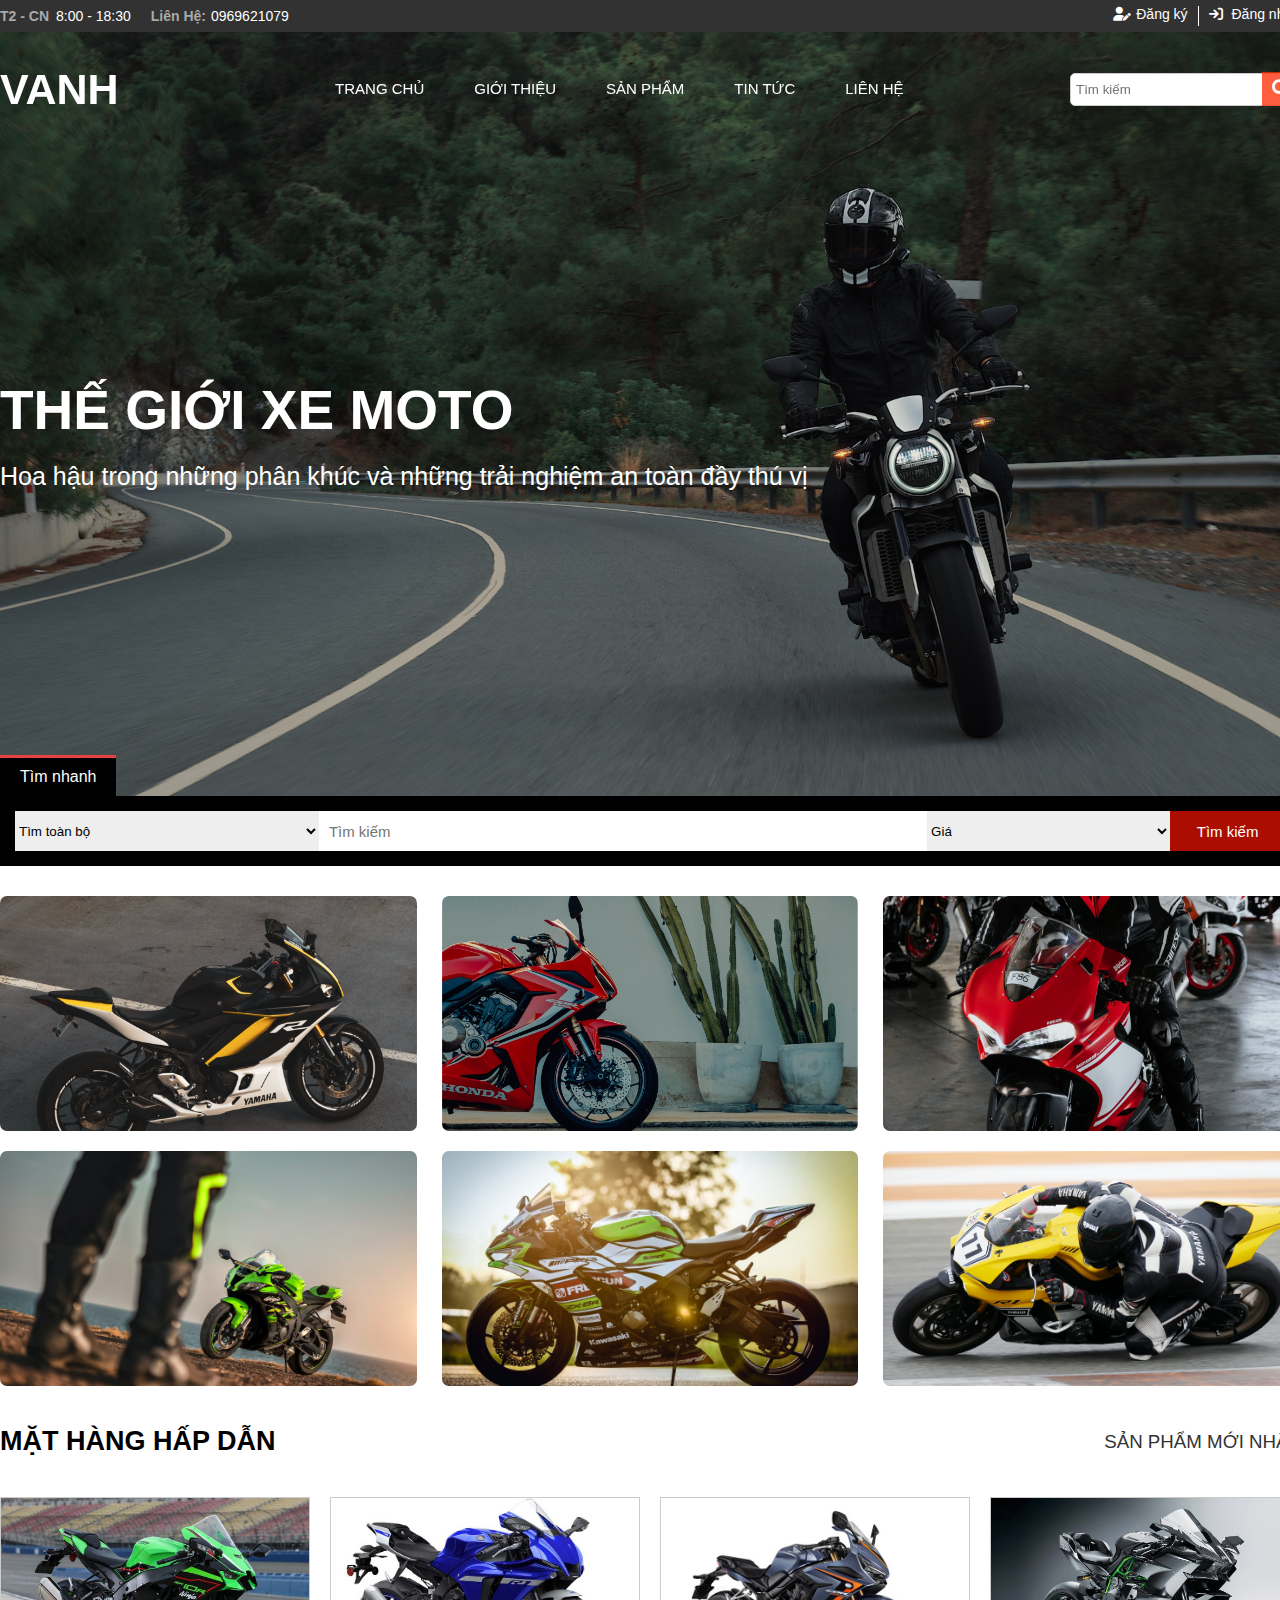
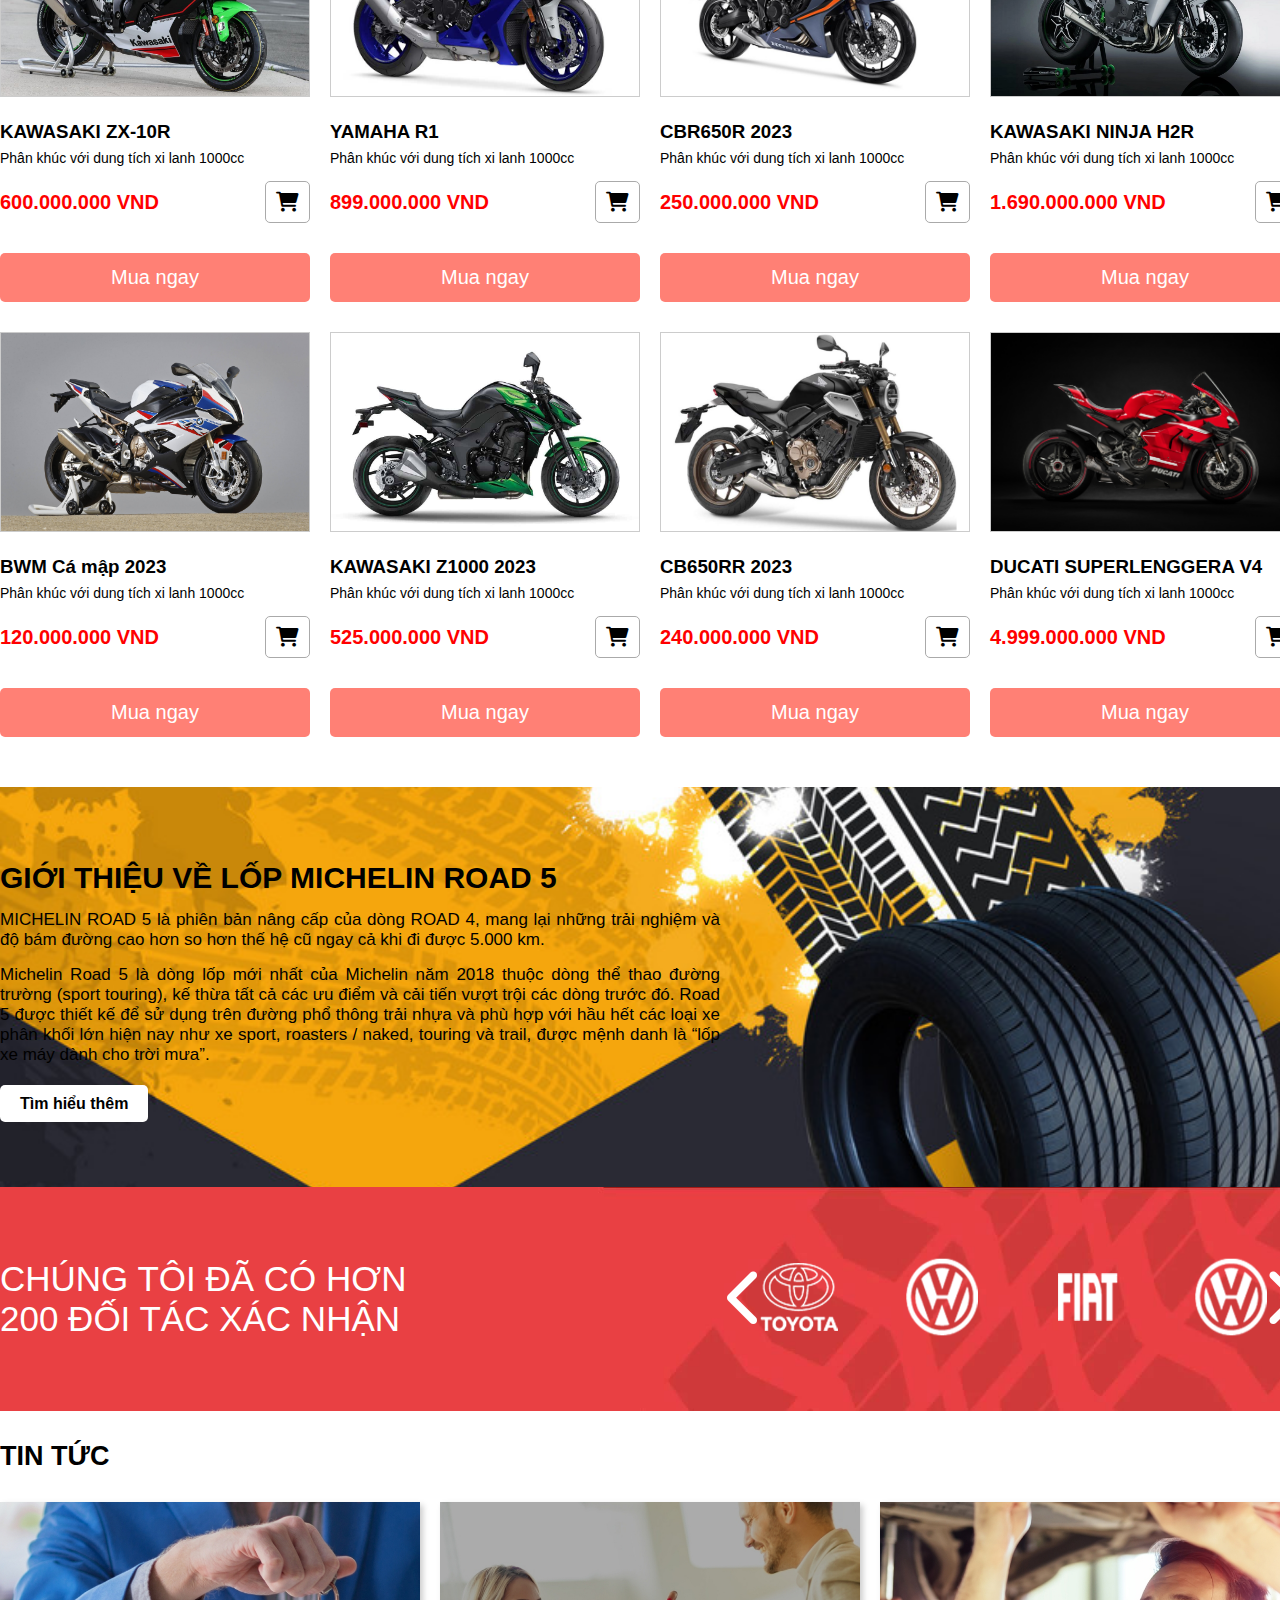
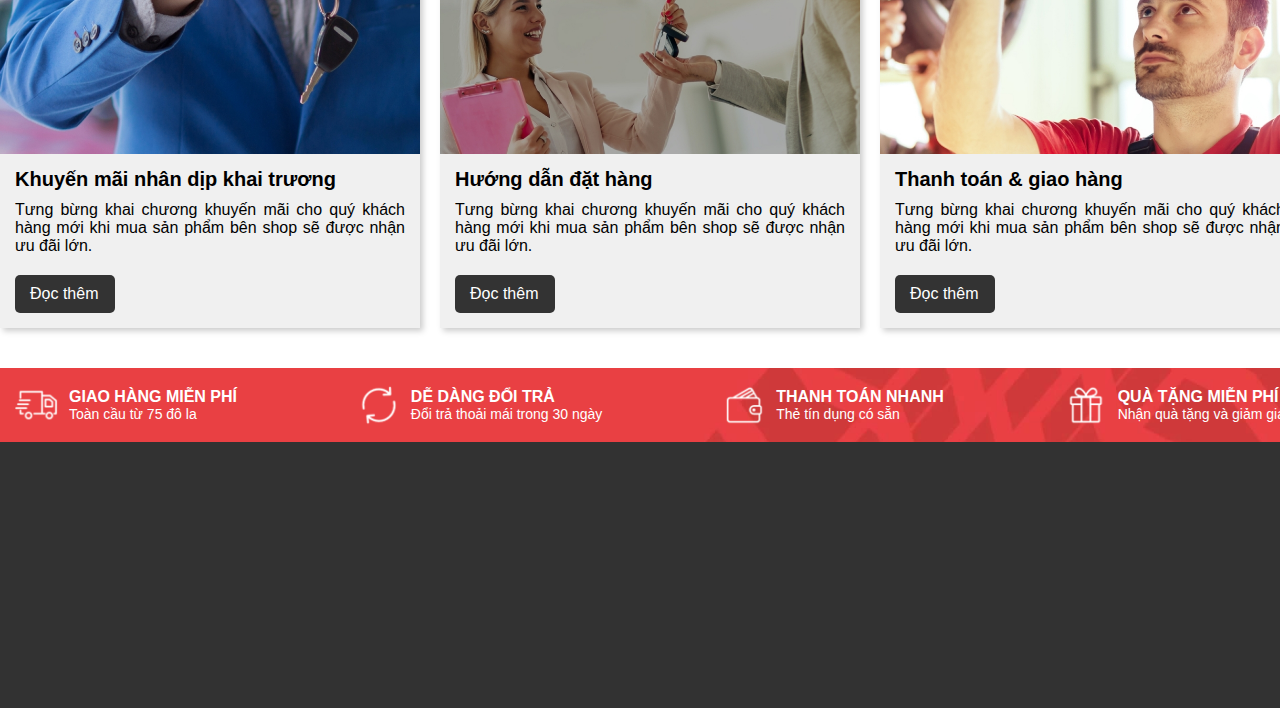
<file: index.html>
<!DOCTYPE html>
<html lang="en">
<head>
    <link
      rel="stylesheet"
      href="https://cdnjs.cloudflare.com/ajax/libs/font-awesome/6.0.0/css/all.min.css"
    />
    <meta charset="UTF-8">
    <meta name="viewport" content="width=device-width, initial-scale=1.0">
    <title>Document</title>
    <link rel="shortcut icon" href="" type="image/x-icon">
    <link rel="stylesheet" href="Trang Chủ/style.css">
    <link rel="stylesheet" href="OwlCarousel2-2.3.4/dist/assets/owl.carousel.min.css">
    <link rel="stylesheet" href="OwlCarousel2-2.3.4/dist/assets/owl.theme.default.min.css">
</head>
<body>
    <div class="wrapper">
        <header>
            <div class="header-top container">
                <div class="time">
                    <h5>T2 - CN</h5>
                    <p>8:00 - 18:30</p>
                    <h4>Liên Hệ: </h4>
                    <p>0969621079</p>
                </div>
                <div class="btn-span">
                    <a href="./Đăng ký/dk.html"><i class="fa fa-user-edit"></i>Đăng ký</a>
                    <div class="line-top"></div>
                    <a href="./Đăng nhập/dn.html"><i class="fa fa-sign-in"></i> Đăng nhập</a>
                </div>
            </div>

            
        </header>

        <div class="nav-hea">
            <div class="header-nav container">
                <h1>VANH</h1>
                <nav>
                    <ul>
                        <li><a href="">Trang chủ</a></li>
                        <li><a href="">Giới thiệu</a>
                            <ul class="chil-nav">
                                <li><a href="">Đồ dùng</a></li>
                                <li><a href="">Đối tác</a></li>
                            </ul>
                        </li>
                        <li><a href="">Sản phẩm</a>
                            <ul class="chil-nav">
                                <li><a href="">YAMAHA</a></li>
                                <li><a href="">HONDA</a></li>
                                <li><a href="">BWM</a></li>
                                <li><a href="">KAWASAKI</a></li>
                            </ul>
                        </li>
                        <li><a href="">Tin tức</a></li>
                        <li><a href="">Liên hệ</a>
                            <ul class="chil-nav">
                                <li><a href="">Hỏi đáp</a></li>
                                <li><a href="">Liên hệ</a></li>
                                <li><a href="">Tư vấn 24/7</a></li>
                            </ul>
                        </li>
                    </ul>
                </nav>
                <div class="search-btn">
                    <input type="text" placeholder="Tìm kiếm">
                    <a href=""><i class="fa fa-search"></i></a>
                </div>
            </div>    
        </div>

        <div class="banner-slider">
            <div class="box-img">
                <img id="hinh" src="img/banner7.png" alt="">
            </div>

            <div class="text-banner container">
                <div class="text-slider">
                    <h2>Thế giới xe Moto</h2>
                    <p>Hoa hậu trong những phân khúc và những trải nghiệm an toàn đầy thú vị</p>
                </div>
            </div>

            <div class="flast-main container">
                <div class="flast-center">
                    <div class="flast">
                        <span class="flast-text">Tìm nhanh</span>
                    </div>
                    <div class="search-full">
                        <div class="search-child">
                            <select name="" id="one">
                                <option value="">Tìm toàn bộ</option>
                                <option value="">Tem trùm</option>
                                <option value="">Ốp đầu</option>
                                <option value="">Ốp đuôi</option>
                                <option value="">Ốp gắp</option>
                                <option value="">Tay phanh</option>
                                <option value="">Đồ bảo hộ</option>
                                <option value="">Yên solo</option>
                                <option value="">Phuộc</option>
                                <option value="">Phanh ABS</option>
                            </select>
                            <input type="text" class="search-main" placeholder="Tìm kiếm">
                            <select name="" id="two">
                                <option value="">Giá</option>
                                <option value="0_1000000">Dưới 1.000.000 VND</option>
                                <option value="1000000_2000000">1.000.000-2.000.000 VND</option>
                                <option value="1000000_2000000">1.000.000-2.000.000 VND</option>
                                <option value="10000000_0">Trên 10.000.000 VND</option>
                            </select>
                            <button type="submit" class="search-main-btn">Tìm kiếm</button>
                        </div>
                    </div>
                </div>
            </div>
        </div>


        <main>
            <div class="product-main container">
                <div class="product">
                    <div class="product-title">
                        <img src="img/img1.png" alt="">
                        <div class="product-text">
                            <h2>Hiệu xuất</h2>
                            <h5>Lốp xe</h5>
                            <a href="">Tìm hiểu thêm</a>
                        </div>
                    </div>
                    <div class="product-title">
                        <img src="img/img8.png" alt="">
                        <div class="product-text">
                            <h2>SUV</h2>
                            <h5>Khối động cơ</h5>
                            <a href="">Tìm hiểu thêm</a>
                        </div>
                    </div>
                    <div class="product-title">
                        <img src="img/img9.png" alt="">
                        <div class="product-text">
                            <h2>Dòng xe</h2>
                            <h5>Thịnh hành</h5>
                            <a href="">Tìm hiểu thêm</a>
                        </div>
                    </div>
                </div>
                <div class="product">
                    <div class="product-title">
                        <img src="img/img6.png" alt="">
                        <div class="product-text">
                            <h2>Đa nhiệm</h2>
                            <h5>Thiết kế</h5>
                            <a href="">Tìm hiểu thêm</a>
                        </div>
                    </div>
                    <div class="product-title">
                        <img src="img/img7.png" alt="">
                        <div class="product-text">
                            <h2>Động cơ</h2>
                            <h5>Mạnh mẽ</h5>
                            <a href="">Tìm hiểu thêm</a>
                        </div>
                    </div>
                    <div class="product-title">
                        <img src="img/img4.png" alt="">
                        <div class="product-text">
                            <h2>Trải nghiệm</h2>
                            <h5>Thích thú</h5>
                            <a href="">Tìm hiểu thêm</a>
                        </div>
                    </div>
                </div>
            </div>

            <div class="product-sale container">
                <div class="sale-text">
                    <h2>Mặt hàng hấp dẫn</h2>
                    <h3>Sản phẩm mới nhât</h3>
                </div>

                <div class="box-content-img">
                    <div class="img-title">
                        <div class="box-img-product">
                            <div class="send-product">
                                <img src="img/zx10rs.jpg" alt="">
                                <div class="send-money">
                                    <a href="">Mua ngay</a>
                                </div>
                            </div>
                            <div class="title-text">
                                <h3>KAWASAKI ZX-10R</h3>
                                <p>Phân khúc với dung tích xi lanh 1000cc</p>
                                <div class="money-cart">
                                    <h4>600.000.000 VND</h4>
                                    <a href=""><i class="fa-solid fa-cart-shopping"></i></a>
                                </div>
                                <div class="btn-title-text">
                                    <a href="">Mua ngay</a>
                                </div>
                            </div>
                        </div>
                        <div class="box-img-product">
                            <div class="send-product">
                                <img src="img/R1M.jpg" alt="">
                                <div class="send-money">
                                    <a href="">Mua ngay</a>
                                </div>
                            </div>
                            <div class="title-text">
                                <h3>YAMAHA R1</h3>
                                <p>Phân khúc với dung tích xi lanh 1000cc</p>
                                <div class="money-cart">
                                    <h4>899.000.000 VND</h4>
                                    <a href=""><i class="fa-solid fa-cart-shopping"></i></a>
                                </div>
                                <div class="btn-title-text">
                                    <a href="">Mua ngay</a>
                                </div>
                            </div>
                        </div>
                        <div class="box-img-product">
                            <div class="send-product">
                                <img src="img/cbr650.jpg" alt="">
                                <div class="send-money">
                                    <a href="">Mua ngay</a>
                                </div>
                            </div>
                            <div class="title-text">
                                <h3>CBR650R 2023</h3>
                                <p>Phân khúc với dung tích xi lanh 1000cc</p>
                                <div class="money-cart">
                                    <h4>250.000.000 VND</h4>
                                    <a href=""><i class="fa-solid fa-cart-shopping"></i></a>
                                </div>
                                <div class="btn-title-text">
                                    <a href="">Mua ngay</a>
                                </div>
                            </div>
                        </div>
                        <div class="box-img-product">
                            <div class="send-product">
                                <img src="img/h2.webp" alt="">
                                <div class="send-money">
                                    <a href="">Mua ngay</a>
                                </div>
                            </div>
                            <div class="title-text">
                                <h3>KAWASAKI NINJA H2R</h3>
                                <p>Phân khúc với dung tích xi lanh 1000cc</p>
                                <div class="money-cart">
                                    <h4>1.690.000.000 VND</h4>
                                    <a href=""><i class="fa-solid fa-cart-shopping"></i></a>
                                </div>
                                <div class="btn-title-text">
                                    <a href="">Mua ngay</a>
                                </div>
                            </div>
                        </div>  
                    </div>

                    <div class="img-title">
                        <div class="box-img-product">
                            <div class="send-product">
                                <img src="img/bwm.webp" alt="">
                                <div class="send-money">
                                    <a href="">Mua ngay</a>
                                </div>
                            </div>
                            <div class="title-text">
                                <h3>BWM Cá mập 2023</h3>
                                <p>Phân khúc với dung tích xi lanh 1000cc</p>
                                <div class="money-cart">
                                    <h4>120.000.000 VND</h4>
                                    <a href=""><i class="fa-solid fa-cart-shopping"></i></a>
                                </div>
                                <div class="btn-title-text">
                                    <a href="">Mua ngay</a>
                                </div>
                            </div>
                        </div>
                        <div class="box-img-product">
                            <div class="send-product">
                                <img src="img/Z1000.jpg" alt="">
                                <div class="send-money">
                                    <a href="">Mua ngay</a>
                                </div>
                            </div>
                            <div class="title-text">
                                <h3>KAWASAKI Z1000 2023</h3>
                                <p>Phân khúc với dung tích xi lanh 1000cc</p>
                                <div class="money-cart">
                                    <h4>525.000.000 VND</h4>
                                    <a href=""><i class="fa-solid fa-cart-shopping"></i></a>
                                </div>
                                <div class="btn-title-text">
                                    <a href="">Mua ngay</a>
                                </div>
                            </div>
                        </div>
                        <div class="box-img-product">
                            <div class="send-product">
                                <img src="img/CB650R.png" alt="">
                                <div class="send-money">
                                    <a href="">Mua ngay</a>
                                </div>
                            </div>
                            <div class="title-text">
                                <h3>CB650RR 2023</h3>
                                <p>Phân khúc với dung tích xi lanh 1000cc</p>
                                <div class="money-cart">
                                    <h4>240.000.000 VND</h4>
                                    <a href=""><i class="fa-solid fa-cart-shopping"></i></a>
                                </div>
                                <div class="btn-title-text">
                                    <a href="">Mua ngay</a>
                                </div>
                            </div>
                        </div>
                        <div class="box-img-product">
                            <div class="send-product">
                                <img src="img/ducati.jpg" alt="">
                                <div class="send-money">
                                    <a href="">Mua ngay</a>
                                </div>
                            </div>
                            <div class="title-text">
                                <h3>DUCATI SUPERLENGGERA V4</h3>
                                <p>Phân khúc với dung tích xi lanh 1000cc</p>
                                <div class="money-cart">
                                    <h4>4.999.000.000 VND</h4>
                                    <a href=""><i class="fa-solid fa-cart-shopping"></i></a>
                                </div>
                                <div class="btn-title-text">
                                    <a href="">Mua ngay</a>
                                </div>
                            </div>
                        </div>
                    </div>      
                    </div>
                </div>
            </div>
        </main>

        <div class="banner-end">
            <div class="text-banner-end container">
                <h2>Giới thiệu về lốp MICHELIN ROAD 5</h2>
                <p>MICHELIN ROAD 5 là phiên bản nâng cấp của dòng ROAD 4, mang lại những trải nghiệm và độ bám đường cao hơn so hơn thế hệ cũ ngay cả khi đi được 5.000 km.</p>
                <p class="p-two">Michelin Road 5 là dòng lốp mới nhất của Michelin năm 2018 thuộc dòng thể thao đường trường (sport touring), kế thừa tất cả các ưu điểm và cải tiến vượt trội các dòng trước đó. Road 5 được thiết kế để sử dụng trên đường phổ thông trải nhựa và phù hợp với hầu hết các loại xe phân khối lớn hiện nay như xe sport, roasters / naked, touring và trail, được mệnh danh là “lốp xe máy dành cho trời mưa”.</p>
                <a href="">Tìm hiểu thêm</a>
            </div>
        </div>
        <div class="partner">
            <div class="partner-content container">
                <h2>Chúng tôi đã có hơn 200 đối tác xác nhận</h2>
                <div class="slider-logo">
                    <button class="back"><i class="fa fa-chevron-left"></i></button>
                    <img src="img/logo1.png" alt="">
                    <img src="img/logo2.png" alt="">
                    <img src="img/logo3.png" alt="">
                    <img src="img/logo4.png" alt="">
                    <button class="next"><i class="fa fa-chevron-right"></i></button>
                </div>
            </div>
        </div>

        <div class="news container">
            <h2>Tin tức</h2>
            <div class="news-title">
                <div class="news-content">
                    <img src="img/bao1.jpg" alt="">
                    <div class="news-text">
                        <h3>Khuyến mãi nhân dịp khai trương</h3>
                        <p>Tưng bừng khai chương khuyến mãi cho quý khách hàng mới khi mua sản phẩm bên shop sẽ được nhận ưu đãi lớn.</p>
                    </div>
                    <a href="">Đọc thêm</a>
                </div>
                <div class="news-content">
                    <img src="img/bao2.jpg" alt="">
                    <div class="news-text">
                        <h3>Hướng dẫn đặt hàng</h3>
                        <p>Tưng bừng khai chương khuyến mãi cho quý khách hàng mới khi mua sản phẩm bên shop sẽ được nhận ưu đãi lớn.</p>
                    </div>
                    <a href="">Đọc thêm</a>
                </div>
                <div class="news-content">
                    <img src="img/bao3.jpg" alt="">
                    <div class="news-text">
                        <h3>Thanh toán & giao hàng</h3>
                        <p>Tưng bừng khai chương khuyến mãi cho quý khách hàng mới khi mua sản phẩm bên shop sẽ được nhận ưu đãi lớn.</p>
                    </div>
                    <a href="">Đọc thêm</a>
                </div>
            </div>
        </div>

        <footer>
            <div class="delivery container">
                <div class="delivery-content">
                    <img src="img/giaohang1.png" alt="">
                    <div class="delivery-text">
                        <h3>GIAO HÀNG MIỄN PHÍ</h3>
                        <P>Toàn cầu từ 75 đô la</P>
                    </div>
                </div>
                <div class="delivery-content">
                    <img src="img/giaohang2.png" alt="">
                    <div class="delivery-text">
                        <h3>DỄ DÀNG ĐỔI TRẢ</h3>
                        <P>Đổi trả thoải mái trong 30 ngày</P>
                    </div>
                </div>
                <div class="delivery-content">
                    <img src="img/giaohang3.png" alt="">
                    <div class="delivery-text">
                        <h3>THANH TOÁN NHANH</h3>
                        <P>Thẻ tín dụng có sẵn</P>
                    </div>
                </div>
                <div class="delivery-content">
                    <img src="img/giaohang4.png" alt="">
                    <div class="delivery-text">
                        <h3>QUÀ TẶNG MIỄN PHÍ</h3>
                        <P>Nhận quà tặng và giảm giá</P>
                    </div>
                </div>
            </div>

            
        </footer>
    </div>
    <script src="Trang Chủ/main.js"></script>
</body>
</html>
</file>
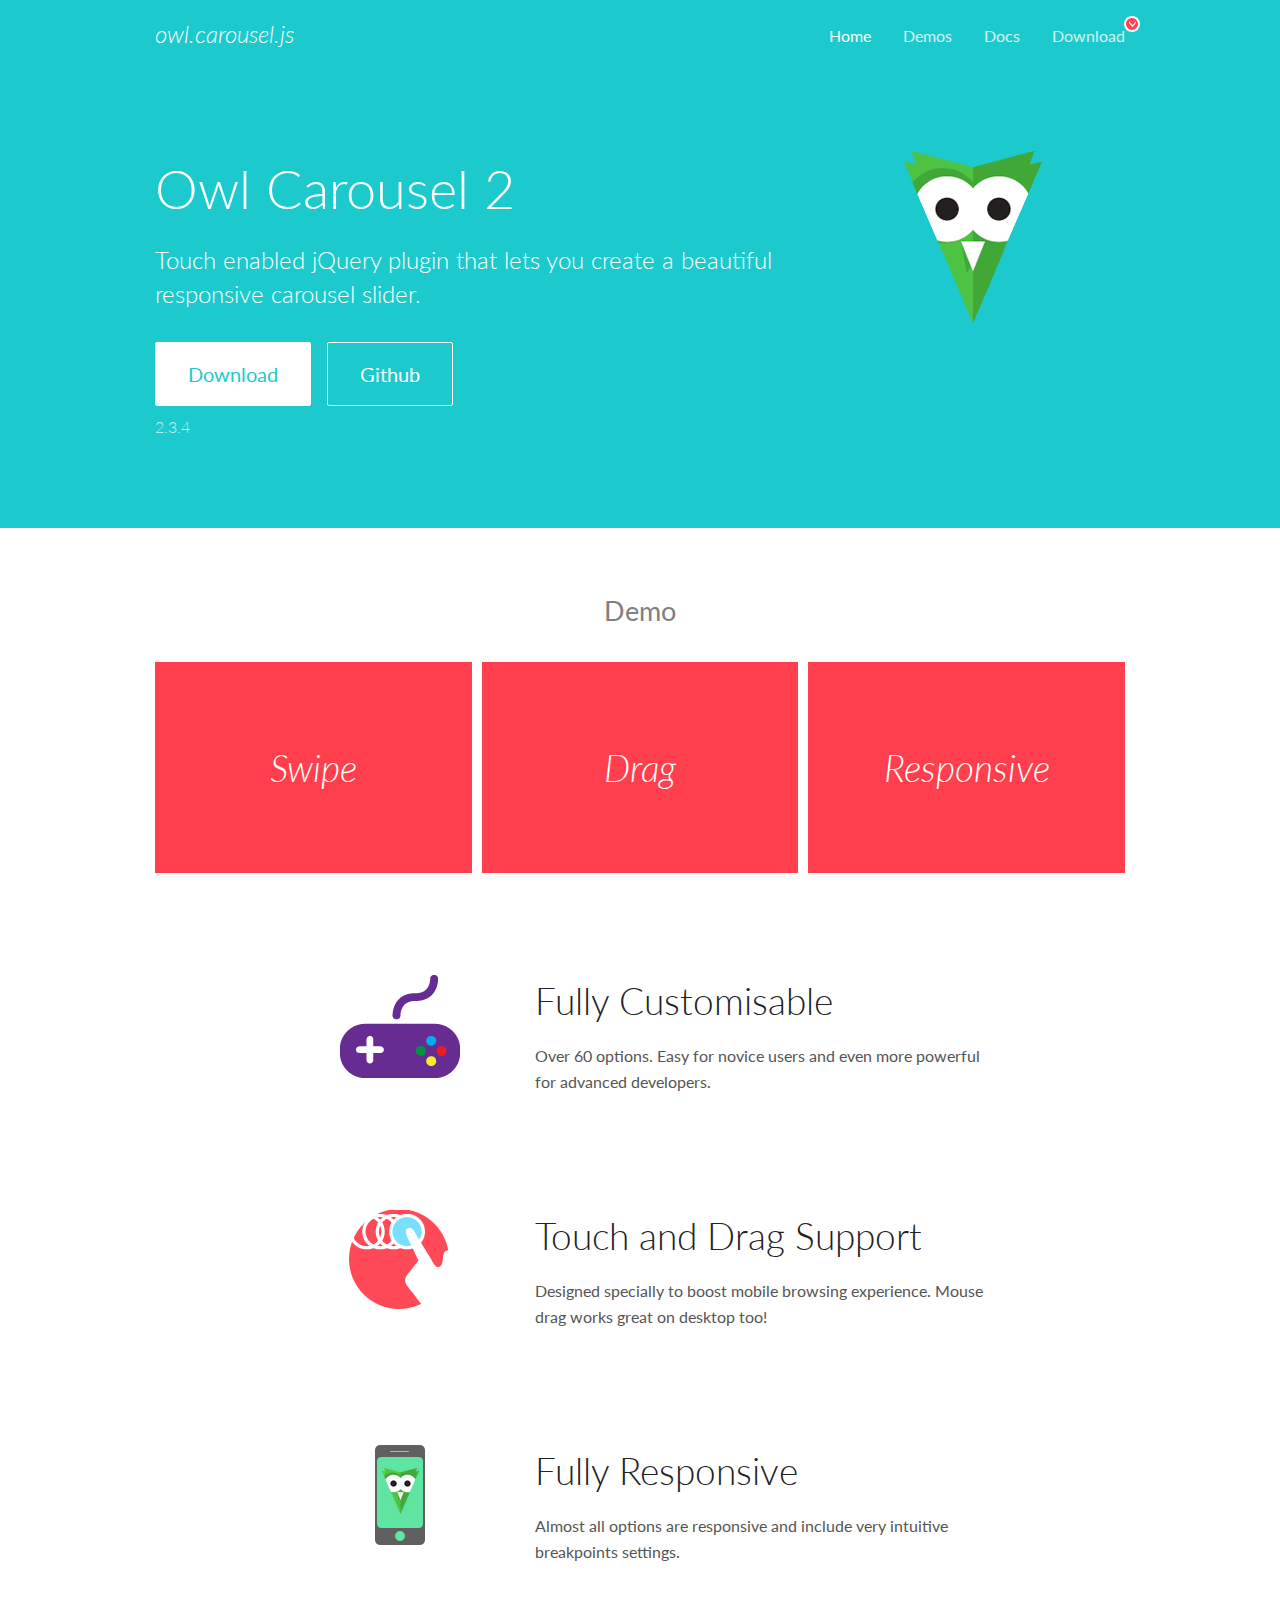
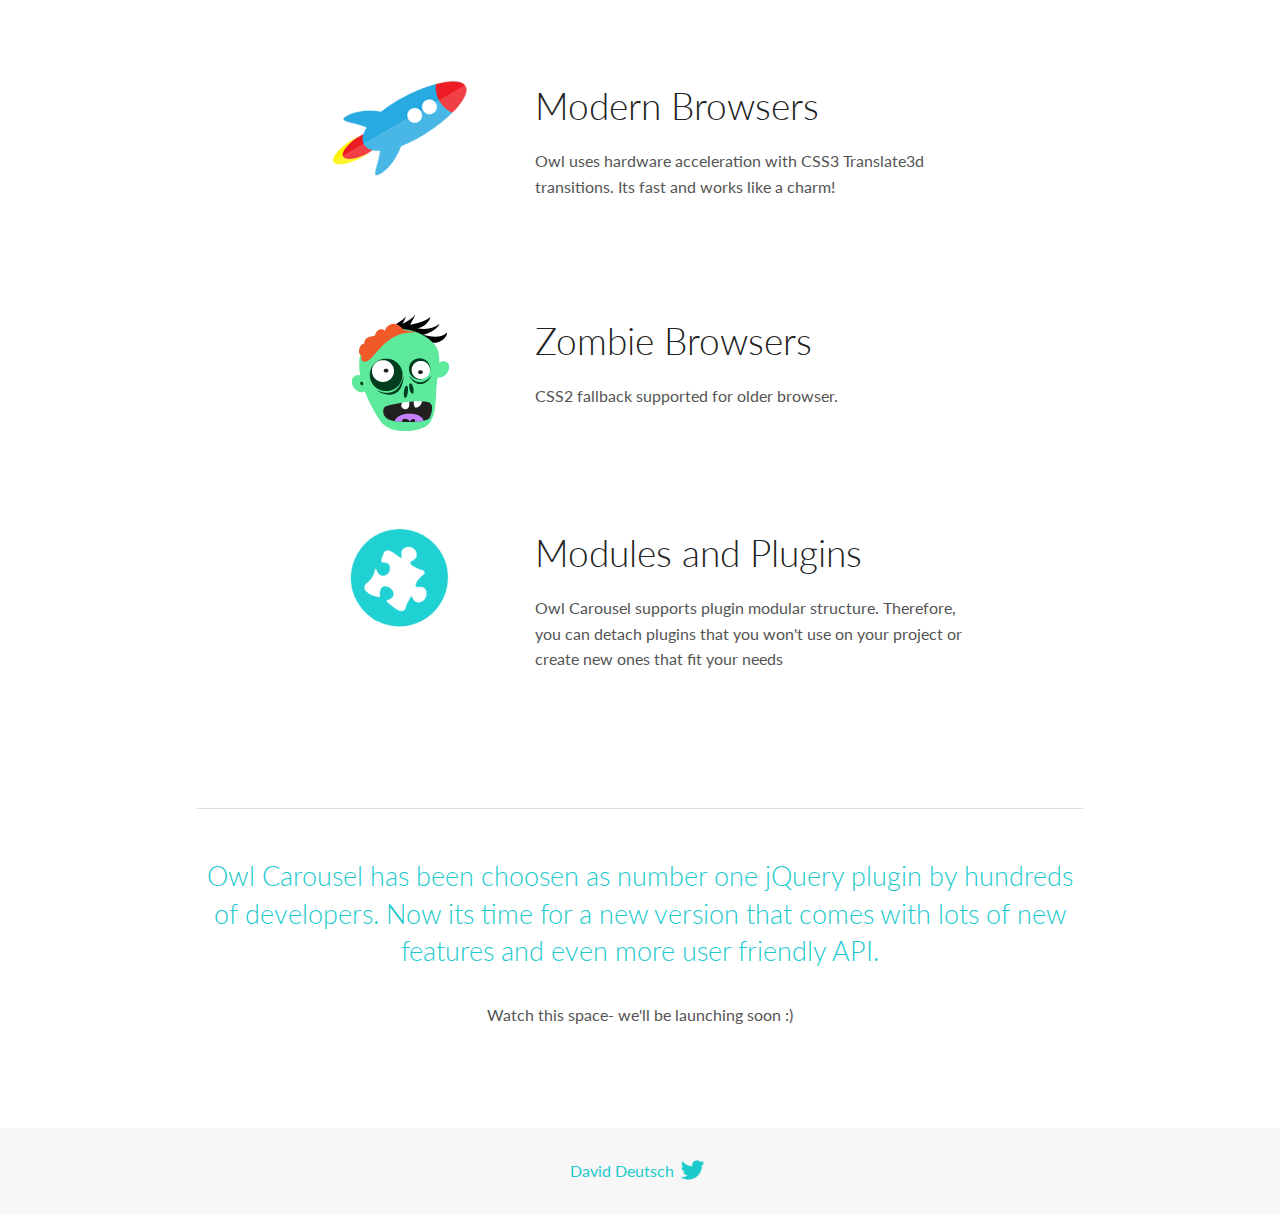
<file: OwlCarousel2-2.3.4/docs/index.html>
<!DOCTYPE html>
<html lang="en">
  <head>

    <!-- head -->
    <meta charset="utf-8">
    <meta name="msapplication-tap-highlight" content="no" />
    <meta name="viewport" content="width=device-width, initial-scale=1.0" />
    <meta name="description" content="Touch enabled jQuery plugin that lets you create beautiful responsive carousel slider.">
    <meta name="author" content="David Deutsch">
    <title>
      Home | Owl Carousel | 2.3.4
    </title>

    <!-- Stylesheets -->
    <link href='https://fonts.googleapis.com/css?family=Lato:300,400,700,400italic,300italic' rel='stylesheet' type='text/css'>
    <link rel="stylesheet" href="assets/css/docs.theme.min.css">

    <!-- Owl Stylesheets -->
    <link rel="stylesheet" href="assets/owlcarousel/assets/owl.carousel.min.css">
    <link rel="stylesheet" href="assets/owlcarousel/assets/owl.theme.default.min.css">

    <!-- HTML5 shim and Respond.js IE8 support of HTML5 elements and media queries -->

    <!--[if lt IE 9]>
      <script src="https://oss.maxcdn.com/libs/html5shiv/3.7.0/html5shiv.js"></script>
      <script src="https://oss.maxcdn.com/libs/respond.js/1.3.0/respond.min.js"></script>
    <![endif]-->

    <!-- Favicons -->
    <link rel="apple-touch-icon-precomposed" sizes="144x144" href="assets/ico/apple-touch-icon-144-precomposed.png">
    <link rel="shortcut icon" href="assets/ico/favicon.png">
    <link rel="shortcut icon" href="favicon.ico">

    <!-- Yeah i know js should not be in header. Its required for demos.-->

    <!-- javascript -->
    <script src="assets/vendors/jquery.min.js"></script>
    <script src="assets/owlcarousel/owl.carousel.js"></script>
  </head>
  <body>

    <!-- header -->
    <header class="header">
      <div class="row">
        <div class="large-12 columns">
          <div class="brand left">
            <h3>
              <a href="/OwlCarousel2/">owl.carousel.js</a> 
            </h3>
          </div>
          <a id="toggle-nav" class="right">
            <span></span> <span></span> <span></span> 
          </a> 
          <div class="nav-bar">
            <ul class="clearfix">
              <li class="active">
                <a href="/OwlCarousel2/index.html">Home</a> 
              </li>
              <li> <a href="/OwlCarousel2/demos/demos.html">Demos</a>  </li>
              <li> <a href="/OwlCarousel2/docs/started-welcome.html">Docs</a>  </li>
              <li>
                <a href="https://github.com/OwlCarousel2/OwlCarousel2/archive/2.3.4.zip">Download</a> 
                <span class="download"></span> 
              </li>
            </ul>
          </div>
        </div>
      </div>
    </header>

    <!-- home panel -->
    <section id="hero">
      <div class="row">
        <div class="large-8 medium-8 columns">
          <h1>Owl Carousel 2</h1>
          <h4>Touch enabled jQuery plugin that lets you create a beautiful responsive carousel slider.</h4>
          <a href="https://github.com/OwlCarousel2/OwlCarousel2/archive/2.3.4.zip" class="hero-button">Download</a> 
          <a href="https://github.com/OwlCarousel2/OwlCarousel2" class="hero-button outline">Github</a> 
          <p>2.3.4</p>
        </div>
        <div class="large-4 medium-4 columns">
          <img class="owl-logo" src="assets/img/owl-logo.png" alt="mr. Owl">
        </div>
      </div>
    </section>

    <!-- body -->
    <div class="home-demo">
      <div class="row">
        <div class="large-12 columns">
          <h3>Demo</h3>
          <div class="owl-carousel">
            <div class="item">
              <h2>Swipe</h2>
            </div>
            <div class="item">
              <h2>Drag</h2>
            </div>
            <div class="item">
              <h2>Responsive</h2>
            </div>
            <div class="item">
              <h2>CSS3</h2>
            </div>
            <div class="item">
              <h2>Fast</h2>
            </div>
            <div class="item">
              <h2>Easy</h2>
            </div>
            <div class="item">
              <h2>Free</h2>
            </div>
            <div class="item">
              <h2>Upgradable</h2>
            </div>
            <div class="item">
              <h2>Tons of options</h2>
            </div>
            <div class="item">
              <h2>Infinity</h2>
            </div>
            <div class="item">
              <h2>Auto Width</h2>
            </div>
          </div>
        </div>
      </div>
    </div>
    <script>
      var owl = $('.owl-carousel');
      owl.owlCarousel({
        margin: 10,
        loop: true,
        responsive: {
          0: {
            items: 1
          },
          600: {
            items: 2
          },
          1000: {
            items: 3
          }
        }
      })
    </script>

    <!-- features -->
    <div id="features">
      <div class="row">
        <div class="small-12 medium-9 small-centered columns">
          <section class="row feature">
            <div class="medium-4 small-12 columns">
              <img src="assets/img/feature-options.png" alt="">
            </div>
            <div class="medium-8 small-12 columns">
              <h2>Fully Customisable</h2>
              <p>Over 60 options. Easy for novice users and even more powerful for advanced developers.</p>
            </div>
          </section>
          <section class="row feature">
            <div class="medium-4 small-12 columns">
              <img src="assets/img/feature-drag.png" alt="">
            </div>
            <div class="medium-8 small-12 columns">
              <h2>Touch and Drag Support</h2>
              <p>Designed specially to boost mobile browsing experience. Mouse drag works great on desktop too!</p>
            </div>
          </section>
          <section class="row feature">
            <div class="medium-4 small-12 columns">
              <img src="assets/img/feature-responsive.png" alt="">
            </div>
            <div class="medium-8 small-12 columns">
              <h2>Fully Responsive</h2>
              <p>Almost all options are responsive and include very intuitive breakpoints settings.</p>
            </div>
          </section>
          <section class="row feature">
            <div class="medium-4 small-12 columns">
              <img src="assets/img/feature-modern.png" alt="">
            </div>
            <div class="medium-8 small-12 columns">
              <h2>Modern Browsers</h2>
              <p>Owl uses hardware acceleration with CSS3 Translate3d transitions. Its fast and works like a charm! </p>
            </div>
          </section>
          <section class="row feature">
            <div class="medium-4 small-12 columns">
              <img src="assets/img/feature-zombie.png" alt="">
            </div>
            <div class="medium-8 small-12 columns">
              <h2>Zombie Browsers</h2>
              <p>CSS2 fallback supported for older browser.</p>
            </div>
          </section>
          <section class="row feature">
            <div class="medium-4 small-12 columns">
              <img src="assets/img/feature-module.png" alt="">
            </div>
            <div class="medium-8 small-12 columns">
              <h2>Modules and Plugins</h2>
              <p>Owl Carousel supports plugin modular structure. Therefore, you can detach plugins that you won&#x27;t use on your project or create new ones that fit your needs</p>
            </div>
          </section>
        </div>
      </div>
    </div>

    <!-- footer -->
    <section id="teaser-text">
      <div class="row">
        <div class="small-12 medium-11 small-centered columns">
          <hr>
          <h3 id="owl-carousel-has-been-choosen-as-number-one-jquery-plugin-by-hundreds-of-developers-now-its-time-for-a-new-version-that-comes-with-lots-of-new-features-and-even-more-user-friendly-api-">Owl Carousel has been choosen as number one jQuery plugin by hundreds of developers. Now its time for a new version that comes with lots of new features and even more user friendly API.</h3>
          <p>Watch this space- we&#39;ll be launching soon :)</p>
        </div>
      </div>
    </section>

    <!-- footer -->
    <footer class="footer">
      <div class="row">
        <div class="large-12 columns">
          <h5>
            <a href="/OwlCarousel2/docs/support-contact.html">David Deutsch</a> 
            <a id="custom-tweet-button" href="https://twitter.com/share?url=https://github.com/OwlCarousel2/OwlCarousel2&text=Owl Carousel - This is so awesome! " target="_blank"></a> 
          </h5>
        </div>
      </div>
    </footer>

    <!-- vendors -->
    <script src="assets/vendors/highlight.js"></script>
    <script src="assets/js/app.js"></script>
  </body>
</html>
</file>
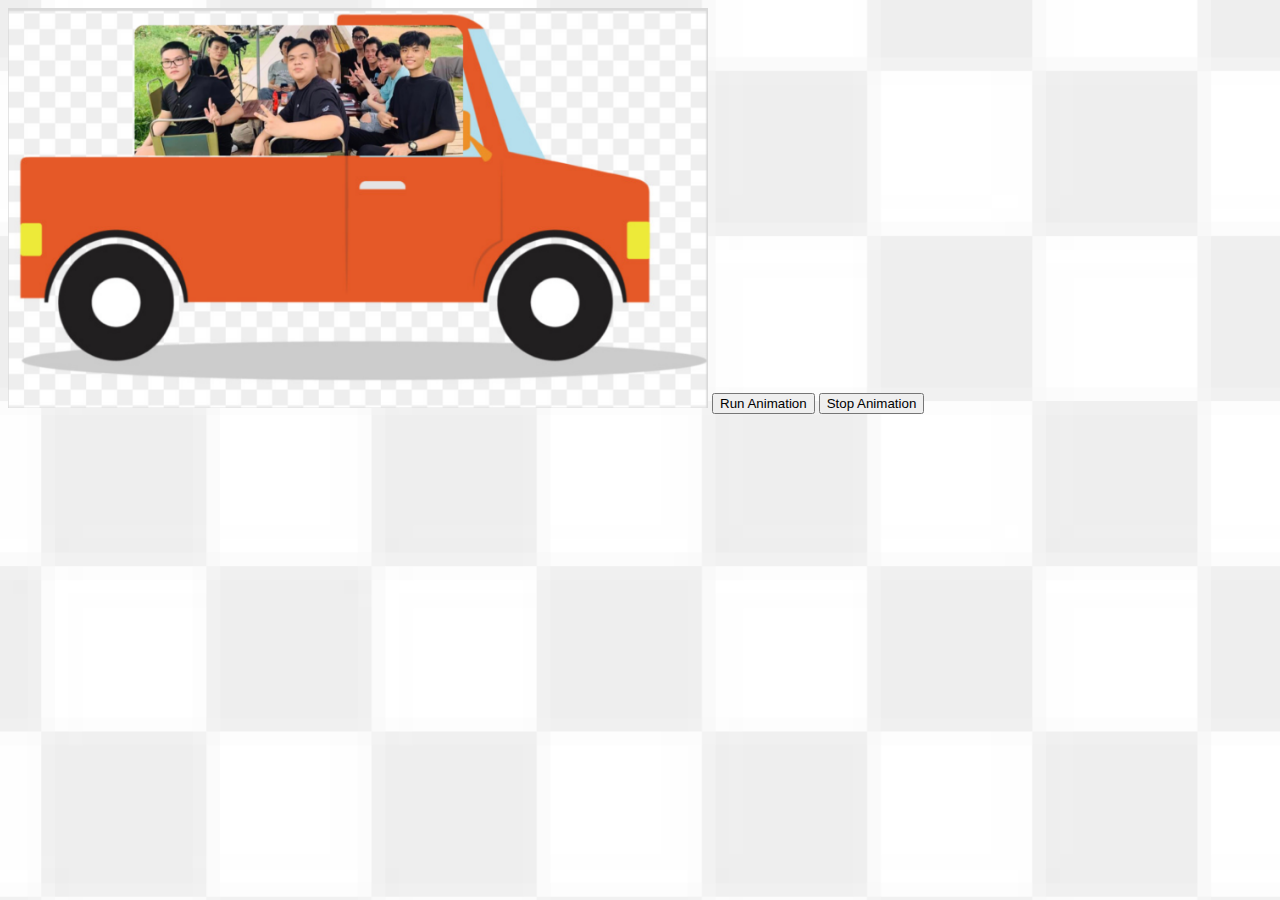
<file: Test/xechay.html>
<!DOCTYPE html>
<html lang="en">

<head>
    <meta charset="UTF-8">
    <meta name="viewport" content="width=device-width, initial-scale=1.0">
    <title>Document</title>
    <style>
        body {
            background: url('../img/bgrx.png') no-repeat;
            background-size: cover;
        }
        
        .image-box {
            position: relative;
            /* overflow: hidden; */
        }

        .image-box img {
            width: 700px;
            height: 400px;
            transform: translateX(0);
            transition: transform 8s linear;
        }

        .image-box.animate img {
            transform: translateX(600%);
        }
    </style>
</head>

<body>
    <div class="image-box">
        <img src="../img/ae.png" alt="Your Image">
        <button id="runButton">Run Animation</button>
        <button id="stopButton">Stop Animation</button>
    </div>
</body>
<script>
    var runButton = document.getElementById('runButton');
    var stopButton = document.getElementById('stopButton');
    var imageBox = document.querySelector('.image-box');
    var image = imageBox.querySelector('img');
    var animationTimeout;

    runButton.addEventListener('click', function () {
        runAnimation();
    });

    stopButton.addEventListener('click', function () {
        stopAnimation();
    });

    function runAnimation() {
        imageBox.classList.add('animate');

        animationTimeout = setTimeout(function () {
            imageBox.classList.remove('animate');
            runAnimation();
        }, 2000); // Điều chỉnh thời gian dừng (trong ví dụ này, 2000ms tương ứng với 2 giây)
    }

    function stopAnimation() {
        clearTimeout(animationTimeout);
        imageBox.classList.remove('animate');
    }
</script>

</html>
</file>
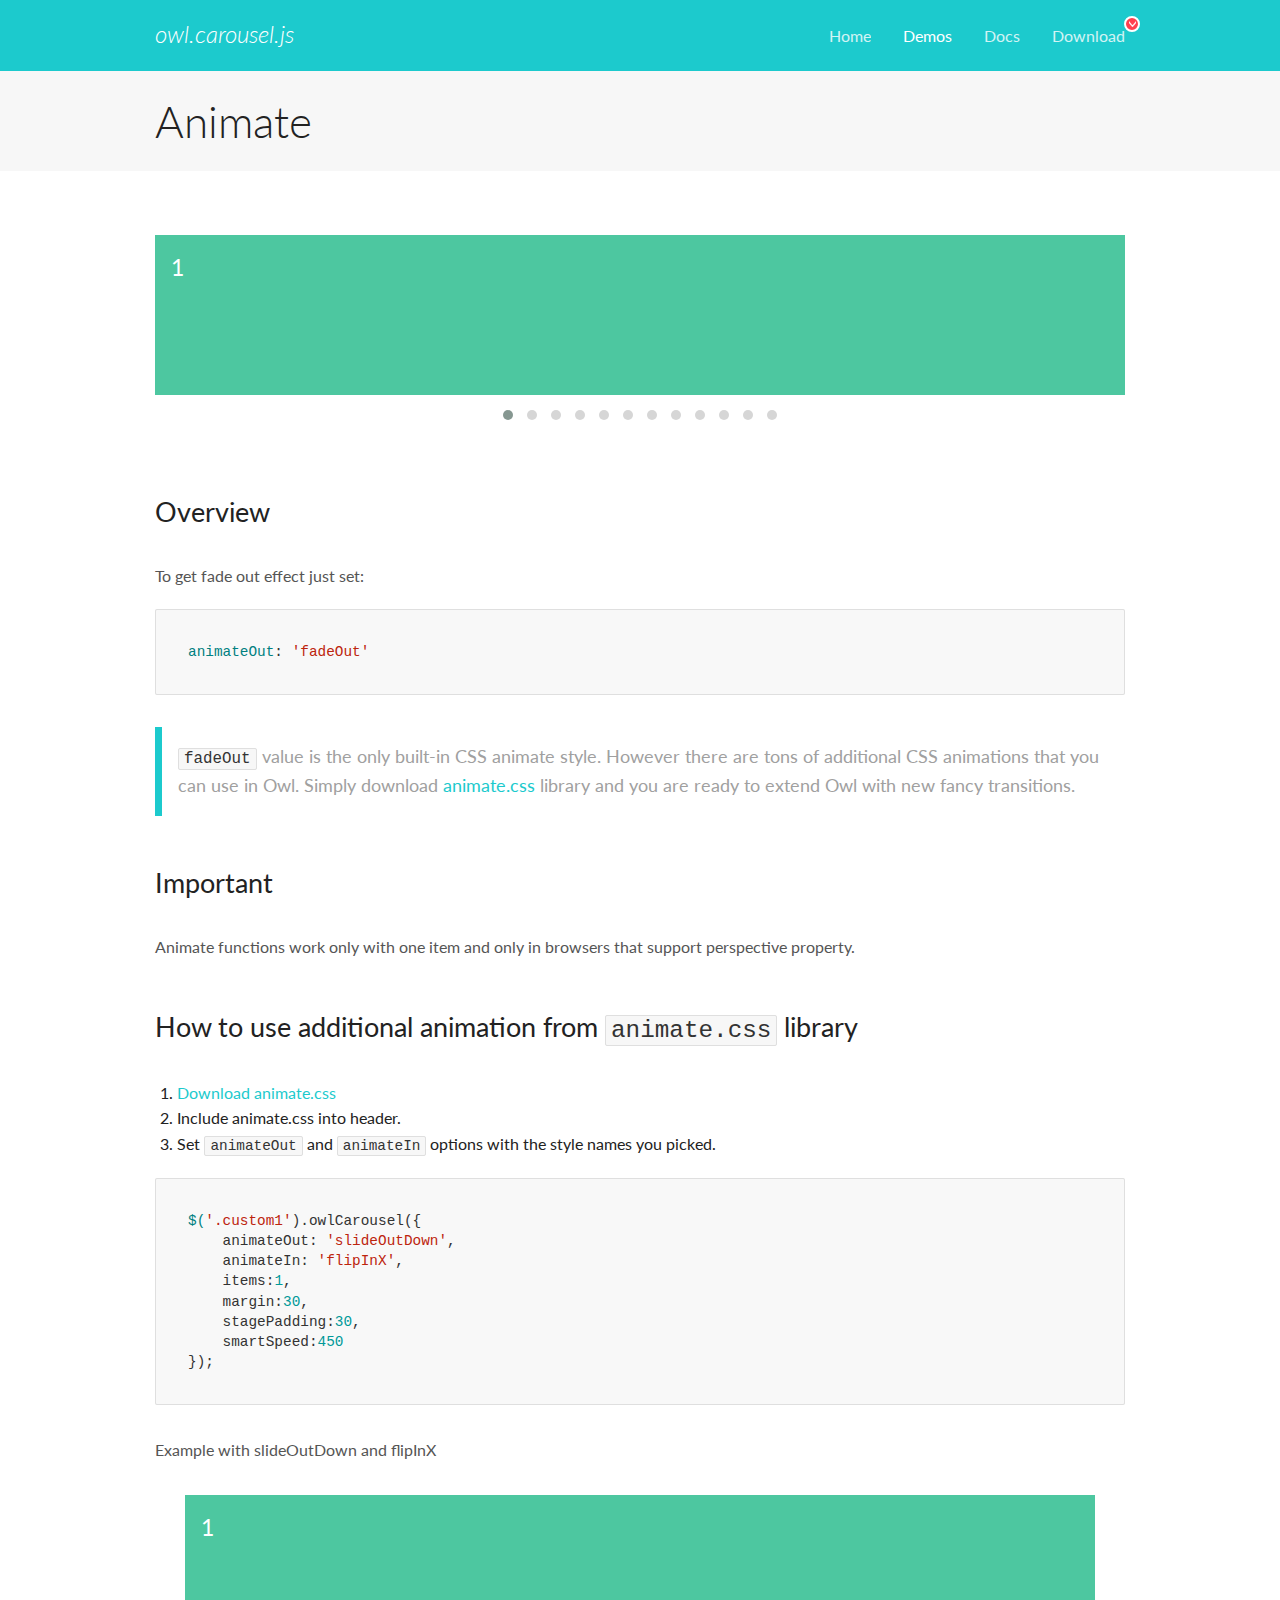
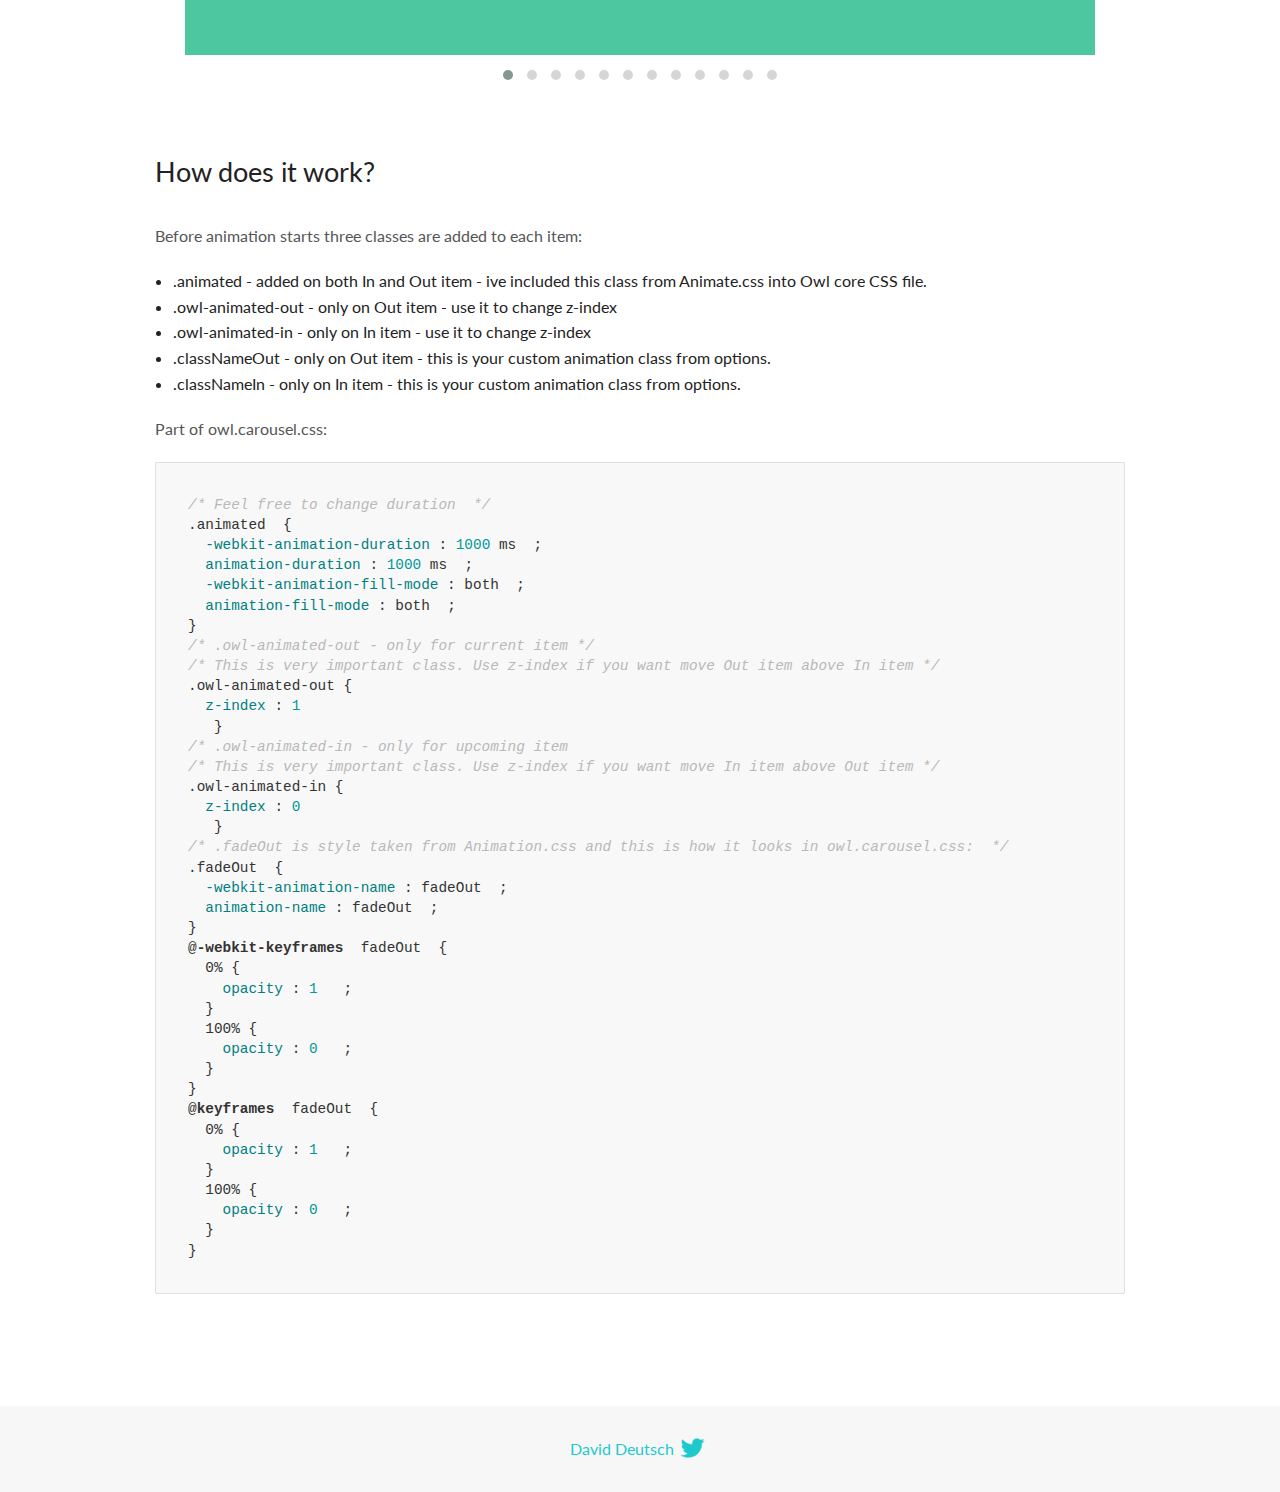
<file: OwlCarousel2-2.3.4/docs/demos/animate.html>
<!DOCTYPE html>
<html lang="en">
  <head>

    <!-- head -->
    <meta charset="utf-8">
    <meta name="msapplication-tap-highlight" content="no" />
    <meta name="viewport" content="width=device-width, initial-scale=1.0" />
    <meta name="description" content="Animate carousel">
    <meta name="author" content="David Deutsch">
    <title>
      Animate Demo | Owl Carousel | 2.3.4
    </title>

    <!-- Stylesheets -->
    <link href='https://fonts.googleapis.com/css?family=Lato:300,400,700,400italic,300italic' rel='stylesheet' type='text/css'>
    <link rel="stylesheet" href="../assets/css/docs.theme.min.css">

    <!-- Owl Stylesheets -->
    <link rel="stylesheet" href="../assets/owlcarousel/assets/owl.carousel.min.css">
    <link rel="stylesheet" href="../assets/owlcarousel/assets/owl.theme.default.min.css">

    <!-- HTML5 shim and Respond.js IE8 support of HTML5 elements and media queries -->

    <!--[if lt IE 9]>
      <script src="https://oss.maxcdn.com/libs/html5shiv/3.7.0/html5shiv.js"></script>
      <script src="https://oss.maxcdn.com/libs/respond.js/1.3.0/respond.min.js"></script>
    <![endif]-->

    <!-- Favicons -->
    <link rel="apple-touch-icon-precomposed" sizes="144x144" href="../assets/ico/apple-touch-icon-144-precomposed.png">
    <link rel="shortcut icon" href="../assets/ico/favicon.png">
    <link rel="shortcut icon" href="favicon.ico">

    <!-- Yeah i know js should not be in header. Its required for demos.-->

    <!-- javascript -->
    <script src="../assets/vendors/jquery.min.js"></script>
    <script src="../assets/owlcarousel/owl.carousel.js"></script>
  </head>
  <body>

    <!-- header -->
    <header class="header">
      <div class="row">
        <div class="large-12 columns">
          <div class="brand left">
            <h3>
              <a href="/OwlCarousel2/">owl.carousel.js</a> 
            </h3>
          </div>
          <a id="toggle-nav" class="right">
            <span></span> <span></span> <span></span> 
          </a> 
          <div class="nav-bar">
            <ul class="clearfix">
              <li> <a href="/OwlCarousel2/index.html">Home</a>  </li>
              <li class="active">
                <a href="/OwlCarousel2/demos/demos.html">Demos</a> 
              </li>
              <li> <a href="/OwlCarousel2/docs/started-welcome.html">Docs</a>  </li>
              <li>
                <a href="https://github.com/OwlCarousel2/OwlCarousel2/archive/2.3.4.zip">Download</a> 
                <span class="download"></span> 
              </li>
            </ul>
          </div>
        </div>
      </div>
    </header>

    <!-- title -->
    <section class="title">
      <div class="row">
        <div class="large-12 columns">
          <h1>Animate</h1>
        </div>
      </div>
    </section>

    <!--  Demos -->
    <section id="demos">
      <div class="row">
        <div class="large-12 columns">
          <div class="fadeOut owl-carousel owl-theme">
            <div class="item">
              <h4>1</h4>
            </div>
            <div class="item">
              <h4>2</h4>
            </div>
            <div class="item">
              <h4>3</h4>
            </div>
            <div class="item">
              <h4>4</h4>
            </div>
            <div class="item">
              <h4>5</h4>
            </div>
            <div class="item">
              <h4>6</h4>
            </div>
            <div class="item">
              <h4>7</h4>
            </div>
            <div class="item">
              <h4>8</h4>
            </div>
            <div class="item">
              <h4>9</h4>
            </div>
            <div class="item">
              <h4>10</h4>
            </div>
            <div class="item">
              <h4>11</h4>
            </div>
            <div class="item">
              <h4>12</h4>
            </div>
          </div>
          <h3 id="overview">Overview</h3>
          <p>To get fade out effect just set:</p>
          <pre><code>animateOut: &#39;fadeOut&#39;</code></pre>
          <blockquote>
            <p><code>fadeOut</code> value is the only built-in CSS animate style. However there are tons of additional CSS animations that you can use in Owl. Simply download
              <a href="https://daneden.github.io/animate.css/">animate.css</a>  library and you are ready to extend Owl with new fancy transitions.</p>
          </blockquote>
          <h3 id="important">Important</h3>
          <p>Animate functions work only with one item and only in browsers that support perspective property.</p>
          <h3 id="how-to-use-additional-animation-from-animate-css-library">How to use additional animation from <code>animate.css</code> library</h3>
          <ol>
            <li> <a href="https://daneden.github.io/animate.css/">Download animate.css</a>  </li>
            <li>Include animate.css into header.</li>
            <li>Set <code>animateOut</code> and <code>animateIn</code> options with the style names you picked.</li>
          </ol>
          <pre><code>$(&#39;.custom1&#39;).owlCarousel({
    animateOut: &#39;slideOutDown&#39;,
    animateIn: &#39;flipInX&#39;,
    items:1,
    margin:30,
    stagePadding:30,
    smartSpeed:450
});</code></pre>
          <p>Example with slideOutDown and flipInX</p>
          <div class="custom1 owl-carousel owl-theme">
            <div class="item">
              <h4>1</h4>
            </div>
            <div class="item">
              <h4>2</h4>
            </div>
            <div class="item">
              <h4>3</h4>
            </div>
            <div class="item">
              <h4>4</h4>
            </div>
            <div class="item">
              <h4>5</h4>
            </div>
            <div class="item">
              <h4>6</h4>
            </div>
            <div class="item">
              <h4>7</h4>
            </div>
            <div class="item">
              <h4>8</h4>
            </div>
            <div class="item">
              <h4>9</h4>
            </div>
            <div class="item">
              <h4>10</h4>
            </div>
            <div class="item">
              <h4>11</h4>
            </div>
            <div class="item">
              <h4>12</h4>
            </div>
          </div>
          <h3 id="how-does-it-work-">How does it work?</h3>
          <p>Before animation starts three classes are added to each item:</p>
          <ul>
            <li>.animated - added on both In and Out item - ive included this class from Animate.css into Owl core CSS file.</li>
            <li>.owl-animated-out - only on Out item - use it to change z-index</li>
            <li>.owl-animated-in - only on In item - use it to change z-index</li>
            <li>.classNameOut - only on Out item - this is your custom animation class from options.</li>
            <li>.classNameIn - only on In item - this is your custom animation class from options.</li>
          </ul>
          <p>Part of owl.carousel.css:</p>
          <pre><code class="language-css"><span class="comment">/* Feel free to change duration  */</span> 
<span class="class">.animated</span>  <span class="rules">{
  <span class="rule"><span class="attribute">-webkit-animation-duration</span> :<span class="value"> <span class="number">1000</span> ms</span> </span> ;
  <span class="rule"><span class="attribute">animation-duration</span> :<span class="value"> <span class="number">1000</span> ms</span> </span> ;
  <span class="rule"><span class="attribute">-webkit-animation-fill-mode</span> :<span class="value"> both</span> </span> ;
  <span class="rule"><span class="attribute">animation-fill-mode</span> :<span class="value"> both</span> </span> ;
<span class="rule">}</span> </span> 
<span class="comment">/* .owl-animated-out - only for current item */</span> 
<span class="comment">/* This is very important class. Use z-index if you want move Out item above In item */</span> 
<span class="class">.owl-animated-out</span> <span class="rules">{
  <span class="rule"><span class="attribute">z-index</span> :<span class="value"> <span class="number">1</span> 
</span> </span> </span> }
<span class="comment">/* .owl-animated-in - only for upcoming item
/* This is very important class. Use z-index if you want move In item above Out item */</span> 
<span class="class">.owl-animated-in</span> <span class="rules">{
  <span class="rule"><span class="attribute">z-index</span> :<span class="value"> <span class="number">0</span> 
</span> </span> </span> }
<span class="comment">/* .fadeOut is style taken from Animation.css and this is how it looks in owl.carousel.css:  */</span> 
<span class="class">.fadeOut</span>  <span class="rules">{
  <span class="rule"><span class="attribute">-webkit-animation-name</span> :<span class="value"> fadeOut</span> </span> ;
  <span class="rule"><span class="attribute">animation-name</span> :<span class="value"> fadeOut</span> </span> ;
<span class="rule">}</span> </span> 
<span class="at_rule">@<span class="keyword">-webkit-keyframes</span>  fadeOut </span> {
  0% <span class="rules">{
    <span class="rule"><span class="attribute">opacity</span> :<span class="value"> <span class="number">1</span> </span> </span> ;
  <span class="rule">}</span> </span> 
  100% <span class="rules">{
    <span class="rule"><span class="attribute">opacity</span> :<span class="value"> <span class="number">0</span> </span> </span> ;
  <span class="rule">}</span> </span> 
}
<span class="at_rule">@<span class="keyword">keyframes</span>  fadeOut </span> {
  0% <span class="rules">{
    <span class="rule"><span class="attribute">opacity</span> :<span class="value"> <span class="number">1</span> </span> </span> ;
  <span class="rule">}</span> </span> 
  100% <span class="rules">{
    <span class="rule"><span class="attribute">opacity</span> :<span class="value"> <span class="number">0</span> </span> </span> ;
  <span class="rule">}</span> </span> 
}</code></pre>
          <link rel="stylesheet" href="../assets/css/animate.css">
          <script>
            jQuery(document).ready(function($) {
              $('.fadeOut').owlCarousel({
                items: 1,
                animateOut: 'fadeOut',
                loop: true,
                margin: 10,
              });
              $('.custom1').owlCarousel({
                animateOut: 'slideOutDown',
                animateIn: 'flipInX',
                items: 1,
                margin: 30,
                stagePadding: 30,
                smartSpeed: 450
              });
            });
          </script>
        </div>
      </div>
    </section>

    <!-- footer -->
    <footer class="footer">
      <div class="row">
        <div class="large-12 columns">
          <h5>
            <a href="/OwlCarousel2/docs/support-contact.html">David Deutsch</a> 
            <a id="custom-tweet-button" href="https://twitter.com/share?url=https://github.com/OwlCarousel2/OwlCarousel2&text=Owl Carousel - This is so awesome! " target="_blank"></a> 
          </h5>
        </div>
      </div>
    </footer>

    <!-- vendors -->
    <script src="../assets/vendors/highlight.js"></script>
    <script src="../assets/js/app.js"></script>
  </body>
</html>
</file>
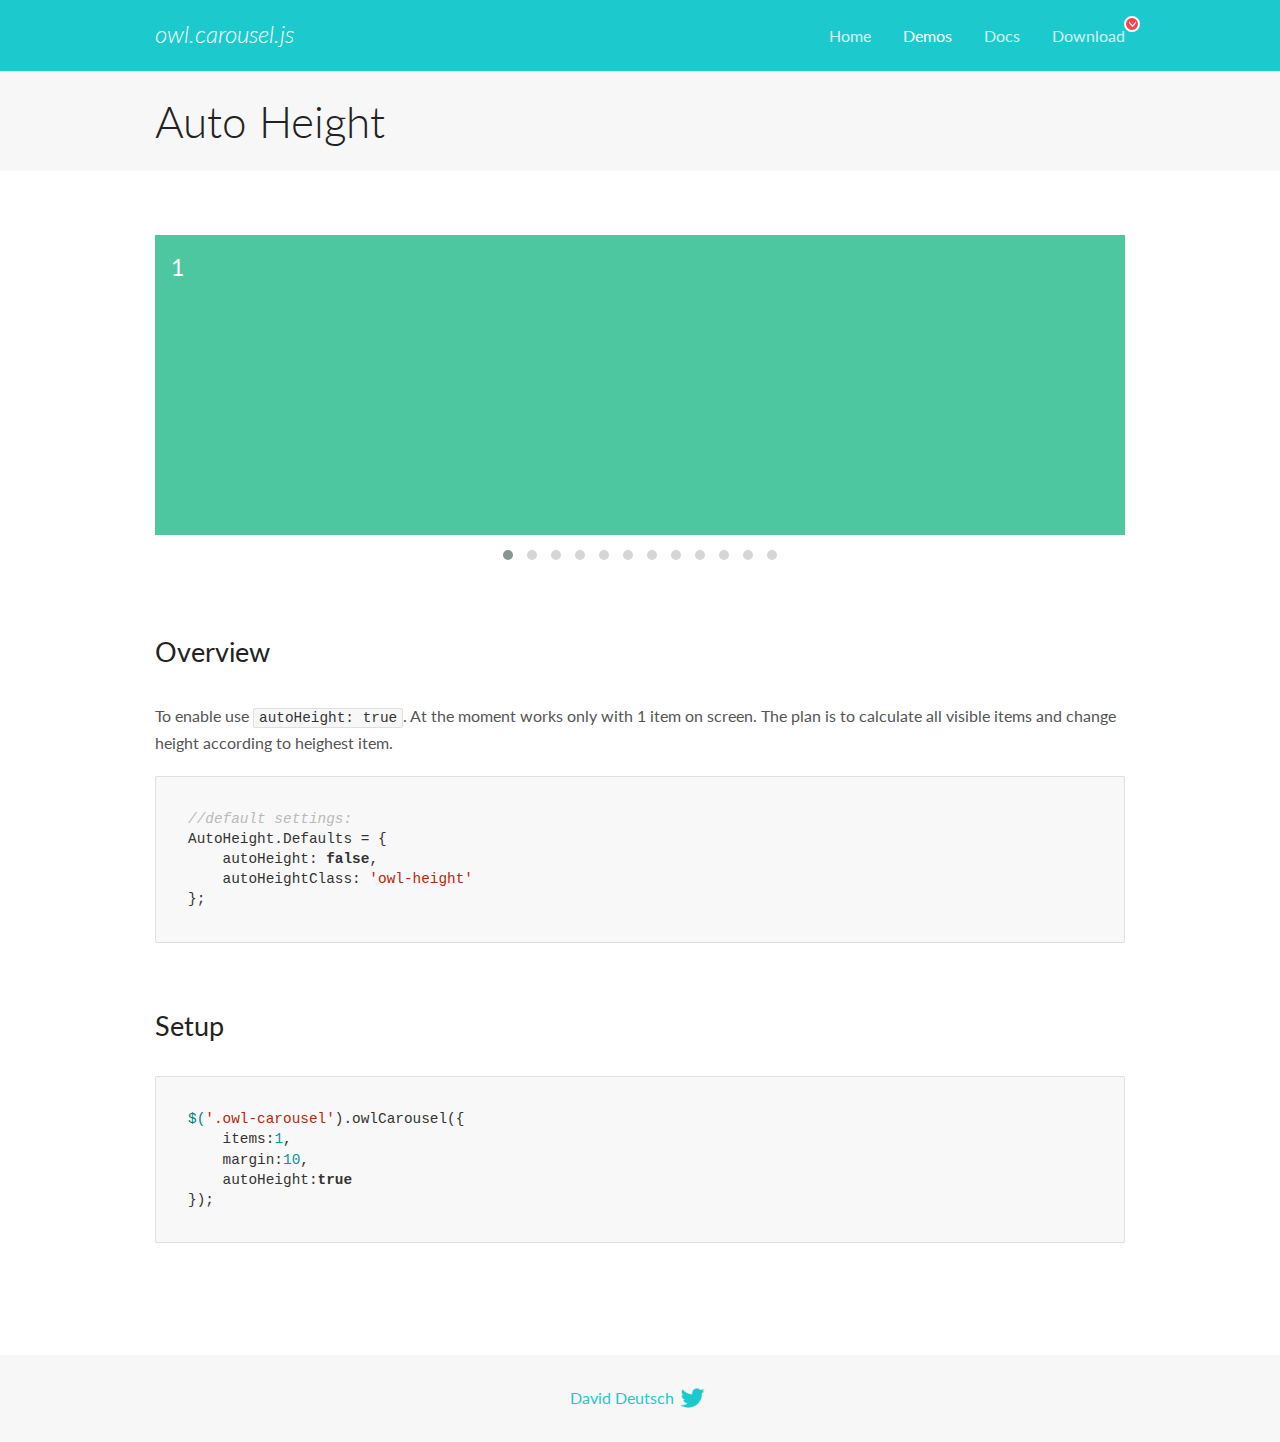
<file: OwlCarousel2-2.3.4/docs/demos/autoheight.html>
<!DOCTYPE html>
<html lang="en">
  <head>

    <!-- head -->
    <meta charset="utf-8">
    <meta name="msapplication-tap-highlight" content="no" />
    <meta name="viewport" content="width=device-width, initial-scale=1.0" />
    <meta name="description" content="autoHeight usage demo">
    <meta name="author" content="David Deutsch">
    <title>
      Auto Height Demo | Owl Carousel | 2.3.4
    </title>

    <!-- Stylesheets -->
    <link href='https://fonts.googleapis.com/css?family=Lato:300,400,700,400italic,300italic' rel='stylesheet' type='text/css'>
    <link rel="stylesheet" href="../assets/css/docs.theme.min.css">

    <!-- Owl Stylesheets -->
    <link rel="stylesheet" href="../assets/owlcarousel/assets/owl.carousel.min.css">
    <link rel="stylesheet" href="../assets/owlcarousel/assets/owl.theme.default.min.css">

    <!-- HTML5 shim and Respond.js IE8 support of HTML5 elements and media queries -->

    <!--[if lt IE 9]>
      <script src="https://oss.maxcdn.com/libs/html5shiv/3.7.0/html5shiv.js"></script>
      <script src="https://oss.maxcdn.com/libs/respond.js/1.3.0/respond.min.js"></script>
    <![endif]-->

    <!-- Favicons -->
    <link rel="apple-touch-icon-precomposed" sizes="144x144" href="../assets/ico/apple-touch-icon-144-precomposed.png">
    <link rel="shortcut icon" href="../assets/ico/favicon.png">
    <link rel="shortcut icon" href="favicon.ico">

    <!-- Yeah i know js should not be in header. Its required for demos.-->

    <!-- javascript -->
    <script src="../assets/vendors/jquery.min.js"></script>
    <script src="../assets/owlcarousel/owl.carousel.js"></script>
  </head>
  <body>

    <!-- header -->
    <header class="header">
      <div class="row">
        <div class="large-12 columns">
          <div class="brand left">
            <h3>
              <a href="/OwlCarousel2/">owl.carousel.js</a> 
            </h3>
          </div>
          <a id="toggle-nav" class="right">
            <span></span> <span></span> <span></span> 
          </a> 
          <div class="nav-bar">
            <ul class="clearfix">
              <li> <a href="/OwlCarousel2/index.html">Home</a>  </li>
              <li class="active">
                <a href="/OwlCarousel2/demos/demos.html">Demos</a> 
              </li>
              <li> <a href="/OwlCarousel2/docs/started-welcome.html">Docs</a>  </li>
              <li>
                <a href="https://github.com/OwlCarousel2/OwlCarousel2/archive/2.3.4.zip">Download</a> 
                <span class="download"></span> 
              </li>
            </ul>
          </div>
        </div>
      </div>
    </header>

    <!-- title -->
    <section class="title">
      <div class="row">
        <div class="large-12 columns">
          <h1>Auto Height</h1>
        </div>
      </div>
    </section>

    <!--  Demos -->
    <section id="demos">
      <div class="row">
        <div class="large-12 columns">
          <div class="owl-carousel owl-theme">
            <div class="item" style="height:300px">
              <h4>1</h4>
            </div>
            <div class="item" style="height:100px">
              <h4>2</h4>
            </div>
            <div class="item" style="height:500px">
              <h4>3</h4>
            </div>
            <div class="item" style="height:250px">
              <h4>4</h4>
            </div>
            <div class="item" style="height:400px">
              <h4>5</h4>
            </div>
            <div class="item" style="height:500px">
              <h4>6</h4>
            </div>
            <div class="item" style="height:600px">
              <h4>7</h4>
            </div>
            <div class="item" style="height:400px">
              <h4>8</h4>
            </div>
            <div class="item" style="height:300px">
              <h4>9</h4>
            </div>
            <div class="item" style="height:350px">
              <h4>10</h4>
            </div>
            <div class="item" style="height:200px">
              <h4>11</h4>
            </div>
            <div class="item" style="height:150px">
              <h4>12</h4>
            </div>
          </div>
          <h3 id="overview">Overview</h3>
          <p>To enable use <code>autoHeight: true</code>. At the moment works only with 1 item on screen. The plan is to calculate all visible items and change height according to heighest item.</p>
          <pre><code>//default settings:
AutoHeight.Defaults = {
    autoHeight: false,
    autoHeightClass: &#39;owl-height&#39;
};</code></pre>
          <h3 id="setup">Setup</h3>
          <pre><code>$(&#39;.owl-carousel&#39;).owlCarousel({
    items:1,
    margin:10,
    autoHeight:true
});</code></pre>
          <script>
            $(document).ready(function() {
              $('.owl-carousel').owlCarousel({
                items: 1,
                margin: 10,
                autoHeight: true
              });
            })
          </script>
        </div>
      </div>
    </section>

    <!-- footer -->
    <footer class="footer">
      <div class="row">
        <div class="large-12 columns">
          <h5>
            <a href="/OwlCarousel2/docs/support-contact.html">David Deutsch</a> 
            <a id="custom-tweet-button" href="https://twitter.com/share?url=https://github.com/OwlCarousel2/OwlCarousel2&text=Owl Carousel - This is so awesome! " target="_blank"></a> 
          </h5>
        </div>
      </div>
    </footer>

    <!-- vendors -->
    <script src="../assets/vendors/highlight.js"></script>
    <script src="../assets/js/app.js"></script>
  </body>
</html>
</file>
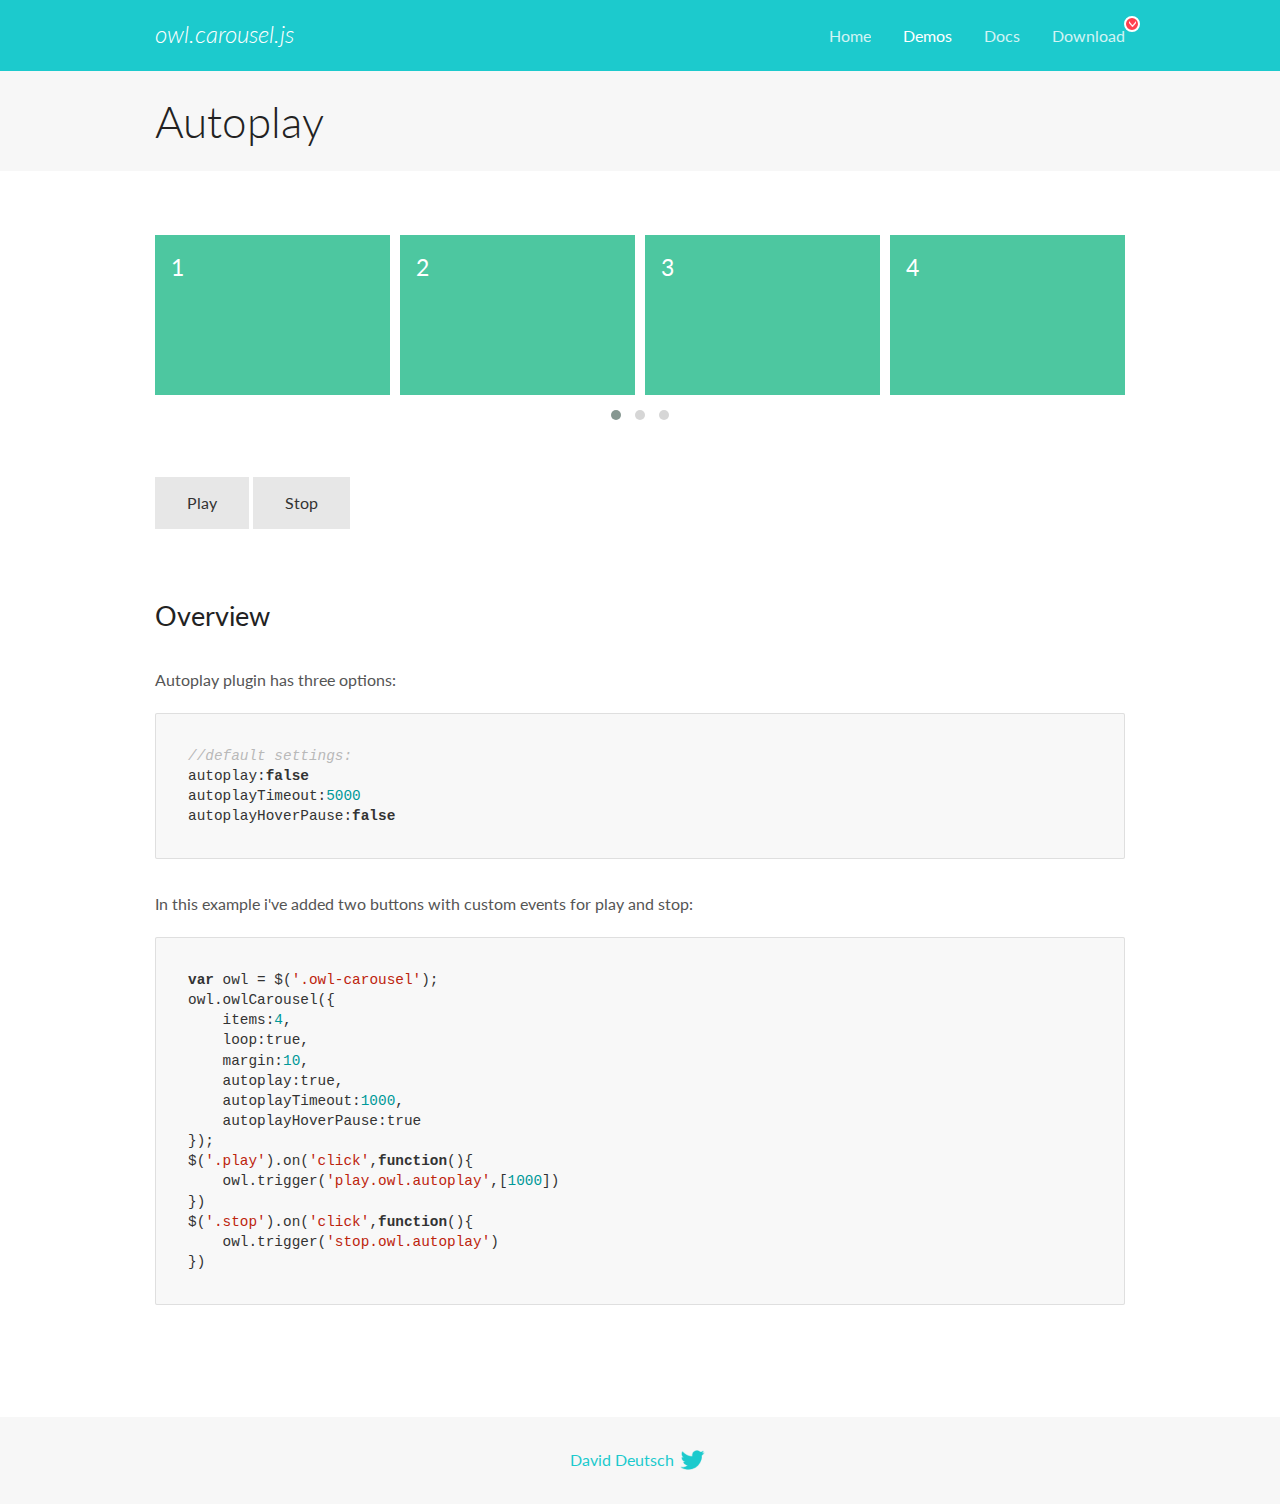
<file: OwlCarousel2-2.3.4/docs/demos/autoplay.html>
<!DOCTYPE html>
<html lang="en">
  <head>

    <!-- head -->
    <meta charset="utf-8">
    <meta name="msapplication-tap-highlight" content="no" />
    <meta name="viewport" content="width=device-width, initial-scale=1.0" />
    <meta name="description" content="Autoplay usage demo">
    <meta name="author" content="David Deutsch">
    <title>
      Autoplay Demo | Owl Carousel | 2.3.4
    </title>

    <!-- Stylesheets -->
    <link href='https://fonts.googleapis.com/css?family=Lato:300,400,700,400italic,300italic' rel='stylesheet' type='text/css'>
    <link rel="stylesheet" href="../assets/css/docs.theme.min.css">

    <!-- Owl Stylesheets -->
    <link rel="stylesheet" href="../assets/owlcarousel/assets/owl.carousel.min.css">
    <link rel="stylesheet" href="../assets/owlcarousel/assets/owl.theme.default.min.css">

    <!-- HTML5 shim and Respond.js IE8 support of HTML5 elements and media queries -->

    <!--[if lt IE 9]>
      <script src="https://oss.maxcdn.com/libs/html5shiv/3.7.0/html5shiv.js"></script>
      <script src="https://oss.maxcdn.com/libs/respond.js/1.3.0/respond.min.js"></script>
    <![endif]-->

    <!-- Favicons -->
    <link rel="apple-touch-icon-precomposed" sizes="144x144" href="../assets/ico/apple-touch-icon-144-precomposed.png">
    <link rel="shortcut icon" href="../assets/ico/favicon.png">
    <link rel="shortcut icon" href="favicon.ico">

    <!-- Yeah i know js should not be in header. Its required for demos.-->

    <!-- javascript -->
    <script src="../assets/vendors/jquery.min.js"></script>
    <script src="../assets/owlcarousel/owl.carousel.js"></script>
  </head>
  <body>

    <!-- header -->
    <header class="header">
      <div class="row">
        <div class="large-12 columns">
          <div class="brand left">
            <h3>
              <a href="/OwlCarousel2/">owl.carousel.js</a> 
            </h3>
          </div>
          <a id="toggle-nav" class="right">
            <span></span> <span></span> <span></span> 
          </a> 
          <div class="nav-bar">
            <ul class="clearfix">
              <li> <a href="/OwlCarousel2/index.html">Home</a>  </li>
              <li class="active">
                <a href="/OwlCarousel2/demos/demos.html">Demos</a> 
              </li>
              <li> <a href="/OwlCarousel2/docs/started-welcome.html">Docs</a>  </li>
              <li>
                <a href="https://github.com/OwlCarousel2/OwlCarousel2/archive/2.3.4.zip">Download</a> 
                <span class="download"></span> 
              </li>
            </ul>
          </div>
        </div>
      </div>
    </header>

    <!-- title -->
    <section class="title">
      <div class="row">
        <div class="large-12 columns">
          <h1>Autoplay</h1>
        </div>
      </div>
    </section>

    <!--  Demos -->
    <section id="demos">
      <div class="row">
        <div class="large-12 columns">
          <div class="owl-carousel owl-theme">
            <div class="item">
              <h4>1</h4>
            </div>
            <div class="item">
              <h4>2</h4>
            </div>
            <div class="item">
              <h4>3</h4>
            </div>
            <div class="item">
              <h4>4</h4>
            </div>
            <div class="item">
              <h4>5</h4>
            </div>
            <div class="item">
              <h4>6</h4>
            </div>
            <div class="item">
              <h4>7</h4>
            </div>
            <div class="item">
              <h4>8</h4>
            </div>
            <div class="item">
              <h4>9</h4>
            </div>
            <div class="item">
              <h4>10</h4>
            </div>
            <div class="item">
              <h4>11</h4>
            </div>
            <div class="item">
              <h4>12</h4>
            </div>
          </div>
          <a class="button secondary play">Play</a> 
          <a class="button secondary stop">Stop</a> 
          <h3 id="overview">Overview</h3>
          <p>Autoplay plugin has three options:</p>
          <pre><code>//default settings:
autoplay:false
autoplayTimeout:5000
autoplayHoverPause:false</code></pre>
          <p>In this example i&#39;ve added two buttons with custom events for play and stop:</p>
          <pre><code>var owl = $(&#39;.owl-carousel&#39;);
owl.owlCarousel({
    items:4,
    loop:true,
    margin:10,
    autoplay:true,
    autoplayTimeout:1000,
    autoplayHoverPause:true
});
$(&#39;.play&#39;).on(&#39;click&#39;,function(){
    owl.trigger(&#39;play.owl.autoplay&#39;,[1000])
})
$(&#39;.stop&#39;).on(&#39;click&#39;,function(){
    owl.trigger(&#39;stop.owl.autoplay&#39;)
})</code></pre>
          <script>
            $(document).ready(function() {
              var owl = $('.owl-carousel');
              owl.owlCarousel({
                items: 4,
                loop: true,
                margin: 10,
                autoplay: true,
                autoplayTimeout: 1000,
                autoplayHoverPause: true
              });
              $('.play').on('click', function() {
                owl.trigger('play.owl.autoplay', [1000])
              })
              $('.stop').on('click', function() {
                owl.trigger('stop.owl.autoplay')
              })
            })
          </script>
        </div>
      </div>
    </section>

    <!-- footer -->
    <footer class="footer">
      <div class="row">
        <div class="large-12 columns">
          <h5>
            <a href="/OwlCarousel2/docs/support-contact.html">David Deutsch</a> 
            <a id="custom-tweet-button" href="https://twitter.com/share?url=https://github.com/OwlCarousel2/OwlCarousel2&text=Owl Carousel - This is so awesome! " target="_blank"></a> 
          </h5>
        </div>
      </div>
    </footer>

    <!-- vendors -->
    <script src="../assets/vendors/highlight.js"></script>
    <script src="../assets/js/app.js"></script>
  </body>
</html>
</file>
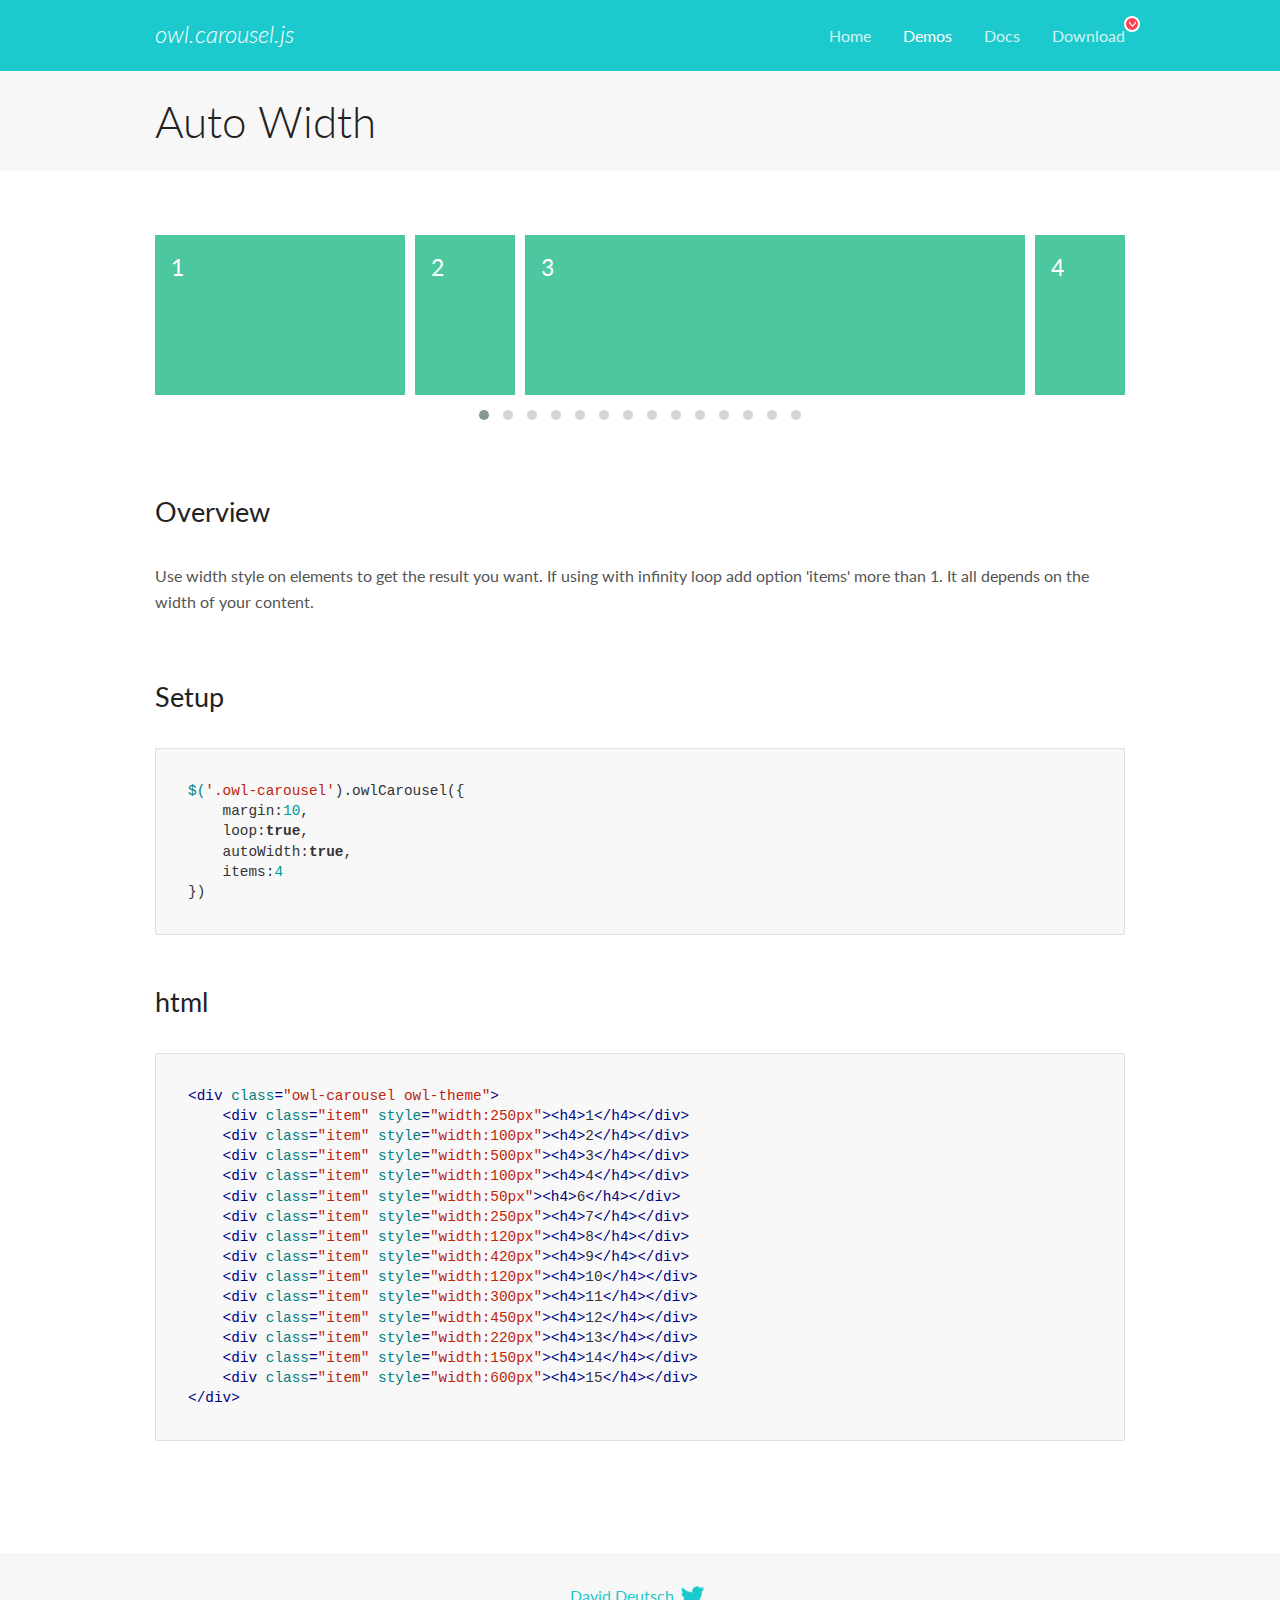
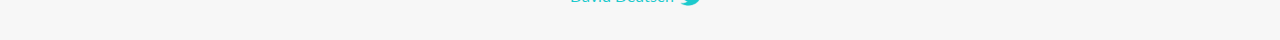
<file: OwlCarousel2-2.3.4/docs/demos/autowidth.html>
<!DOCTYPE html>
<html lang="en">
  <head>

    <!-- head -->
    <meta charset="utf-8">
    <meta name="msapplication-tap-highlight" content="no" />
    <meta name="viewport" content="width=device-width, initial-scale=1.0" />
    <meta name="description" content="Auto Width">
    <meta name="author" content="David Deutsch">
    <title>
      Auto Width Demo | Owl Carousel | 2.3.4
    </title>

    <!-- Stylesheets -->
    <link href='https://fonts.googleapis.com/css?family=Lato:300,400,700,400italic,300italic' rel='stylesheet' type='text/css'>
    <link rel="stylesheet" href="../assets/css/docs.theme.min.css">

    <!-- Owl Stylesheets -->
    <link rel="stylesheet" href="../assets/owlcarousel/assets/owl.carousel.min.css">
    <link rel="stylesheet" href="../assets/owlcarousel/assets/owl.theme.default.min.css">

    <!-- HTML5 shim and Respond.js IE8 support of HTML5 elements and media queries -->

    <!--[if lt IE 9]>
      <script src="https://oss.maxcdn.com/libs/html5shiv/3.7.0/html5shiv.js"></script>
      <script src="https://oss.maxcdn.com/libs/respond.js/1.3.0/respond.min.js"></script>
    <![endif]-->

    <!-- Favicons -->
    <link rel="apple-touch-icon-precomposed" sizes="144x144" href="../assets/ico/apple-touch-icon-144-precomposed.png">
    <link rel="shortcut icon" href="../assets/ico/favicon.png">
    <link rel="shortcut icon" href="favicon.ico">

    <!-- Yeah i know js should not be in header. Its required for demos.-->

    <!-- javascript -->
    <script src="../assets/vendors/jquery.min.js"></script>
    <script src="../assets/owlcarousel/owl.carousel.js"></script>
  </head>
  <body>

    <!-- header -->
    <header class="header">
      <div class="row">
        <div class="large-12 columns">
          <div class="brand left">
            <h3>
              <a href="/OwlCarousel2/">owl.carousel.js</a> 
            </h3>
          </div>
          <a id="toggle-nav" class="right">
            <span></span> <span></span> <span></span> 
          </a> 
          <div class="nav-bar">
            <ul class="clearfix">
              <li> <a href="/OwlCarousel2/index.html">Home</a>  </li>
              <li class="active">
                <a href="/OwlCarousel2/demos/demos.html">Demos</a> 
              </li>
              <li> <a href="/OwlCarousel2/docs/started-welcome.html">Docs</a>  </li>
              <li>
                <a href="https://github.com/OwlCarousel2/OwlCarousel2/archive/2.3.4.zip">Download</a> 
                <span class="download"></span> 
              </li>
            </ul>
          </div>
        </div>
      </div>
    </header>

    <!-- title -->
    <section class="title">
      <div class="row">
        <div class="large-12 columns">
          <h1>Auto Width</h1>
        </div>
      </div>
    </section>

    <!--  Demos -->
    <section id="demos">
      <div class="row">
        <div class="large-12 columns">
          <div class="owl-carousel owl-theme">
            <div class="item" style="width:250px">
              <h4>1</h4>
            </div>
            <div class="item" style="width:100px">
              <h4>2</h4>
            </div>
            <div class="item" style="width:500px">
              <h4>3</h4>
            </div>
            <div class="item" style="width:100px">
              <h4>4</h4>
            </div>
            <div class="item" style="width:50px">
              <h4>6</h4>
            </div>
            <div class="item" style="width:250px">
              <h4>7</h4>
            </div>
            <div class="item" style="width:120px">
              <h4>8</h4>
            </div>
            <div class="item" style="width:420px">
              <h4>9</h4>
            </div>
            <div class="item" style="width:120px">
              <h4>10</h4>
            </div>
            <div class="item" style="width:300px">
              <h4>11</h4>
            </div>
            <div class="item" style="width:450px">
              <h4>12</h4>
            </div>
            <div class="item" style="width:220px">
              <h4>13</h4>
            </div>
            <div class="item" style="width:150px">
              <h4>14</h4>
            </div>
            <div class="item" style="width:600px">
              <h4>15</h4>
            </div>
          </div>
          <h3 id="overview">Overview</h3>
          <p>Use width style on elements to get the result you want. If using with infinity loop add option &#39;items&#39; more than 1. It all depends on the width of your content.</p>
          <h3 id="setup">Setup</h3>
          <pre><code>$(&#39;.owl-carousel&#39;).owlCarousel({
    margin:10,
    loop:true,
    autoWidth:true,
    items:4
})</code></pre>
          <h3 id="html">html</h3>
          <pre><code>&lt;div class=&quot;owl-carousel owl-theme&quot;&gt;
    &lt;div class=&quot;item&quot; style=&quot;width:250px&quot;&gt;&lt;h4&gt;1&lt;/h4&gt;&lt;/div&gt;
    &lt;div class=&quot;item&quot; style=&quot;width:100px&quot;&gt;&lt;h4&gt;2&lt;/h4&gt;&lt;/div&gt;
    &lt;div class=&quot;item&quot; style=&quot;width:500px&quot;&gt;&lt;h4&gt;3&lt;/h4&gt;&lt;/div&gt;
    &lt;div class=&quot;item&quot; style=&quot;width:100px&quot;&gt;&lt;h4&gt;4&lt;/h4&gt;&lt;/div&gt;
    &lt;div class=&quot;item&quot; style=&quot;width:50px&quot;&gt;&lt;h4&gt;6&lt;/h4&gt;&lt;/div&gt;
    &lt;div class=&quot;item&quot; style=&quot;width:250px&quot;&gt;&lt;h4&gt;7&lt;/h4&gt;&lt;/div&gt;
    &lt;div class=&quot;item&quot; style=&quot;width:120px&quot;&gt;&lt;h4&gt;8&lt;/h4&gt;&lt;/div&gt;
    &lt;div class=&quot;item&quot; style=&quot;width:420px&quot;&gt;&lt;h4&gt;9&lt;/h4&gt;&lt;/div&gt;
    &lt;div class=&quot;item&quot; style=&quot;width:120px&quot;&gt;&lt;h4&gt;10&lt;/h4&gt;&lt;/div&gt;
    &lt;div class=&quot;item&quot; style=&quot;width:300px&quot;&gt;&lt;h4&gt;11&lt;/h4&gt;&lt;/div&gt;
    &lt;div class=&quot;item&quot; style=&quot;width:450px&quot;&gt;&lt;h4&gt;12&lt;/h4&gt;&lt;/div&gt;
    &lt;div class=&quot;item&quot; style=&quot;width:220px&quot;&gt;&lt;h4&gt;13&lt;/h4&gt;&lt;/div&gt;
    &lt;div class=&quot;item&quot; style=&quot;width:150px&quot;&gt;&lt;h4&gt;14&lt;/h4&gt;&lt;/div&gt;
    &lt;div class=&quot;item&quot; style=&quot;width:600px&quot;&gt;&lt;h4&gt;15&lt;/h4&gt;&lt;/div&gt;
&lt;/div&gt;</code></pre>
          <script>
            $(document).ready(function() {
              $('.owl-carousel').owlCarousel({
                margin: 10,
                loop: true,
                autoWidth: true,
                items: 4
              })
            })
          </script>
        </div>
      </div>
    </section>

    <!-- footer -->
    <footer class="footer">
      <div class="row">
        <div class="large-12 columns">
          <h5>
            <a href="/OwlCarousel2/docs/support-contact.html">David Deutsch</a> 
            <a id="custom-tweet-button" href="https://twitter.com/share?url=https://github.com/OwlCarousel2/OwlCarousel2&text=Owl Carousel - This is so awesome! " target="_blank"></a> 
          </h5>
        </div>
      </div>
    </footer>

    <!-- vendors -->
    <script src="../assets/vendors/highlight.js"></script>
    <script src="../assets/js/app.js"></script>
  </body>
</html>
</file>
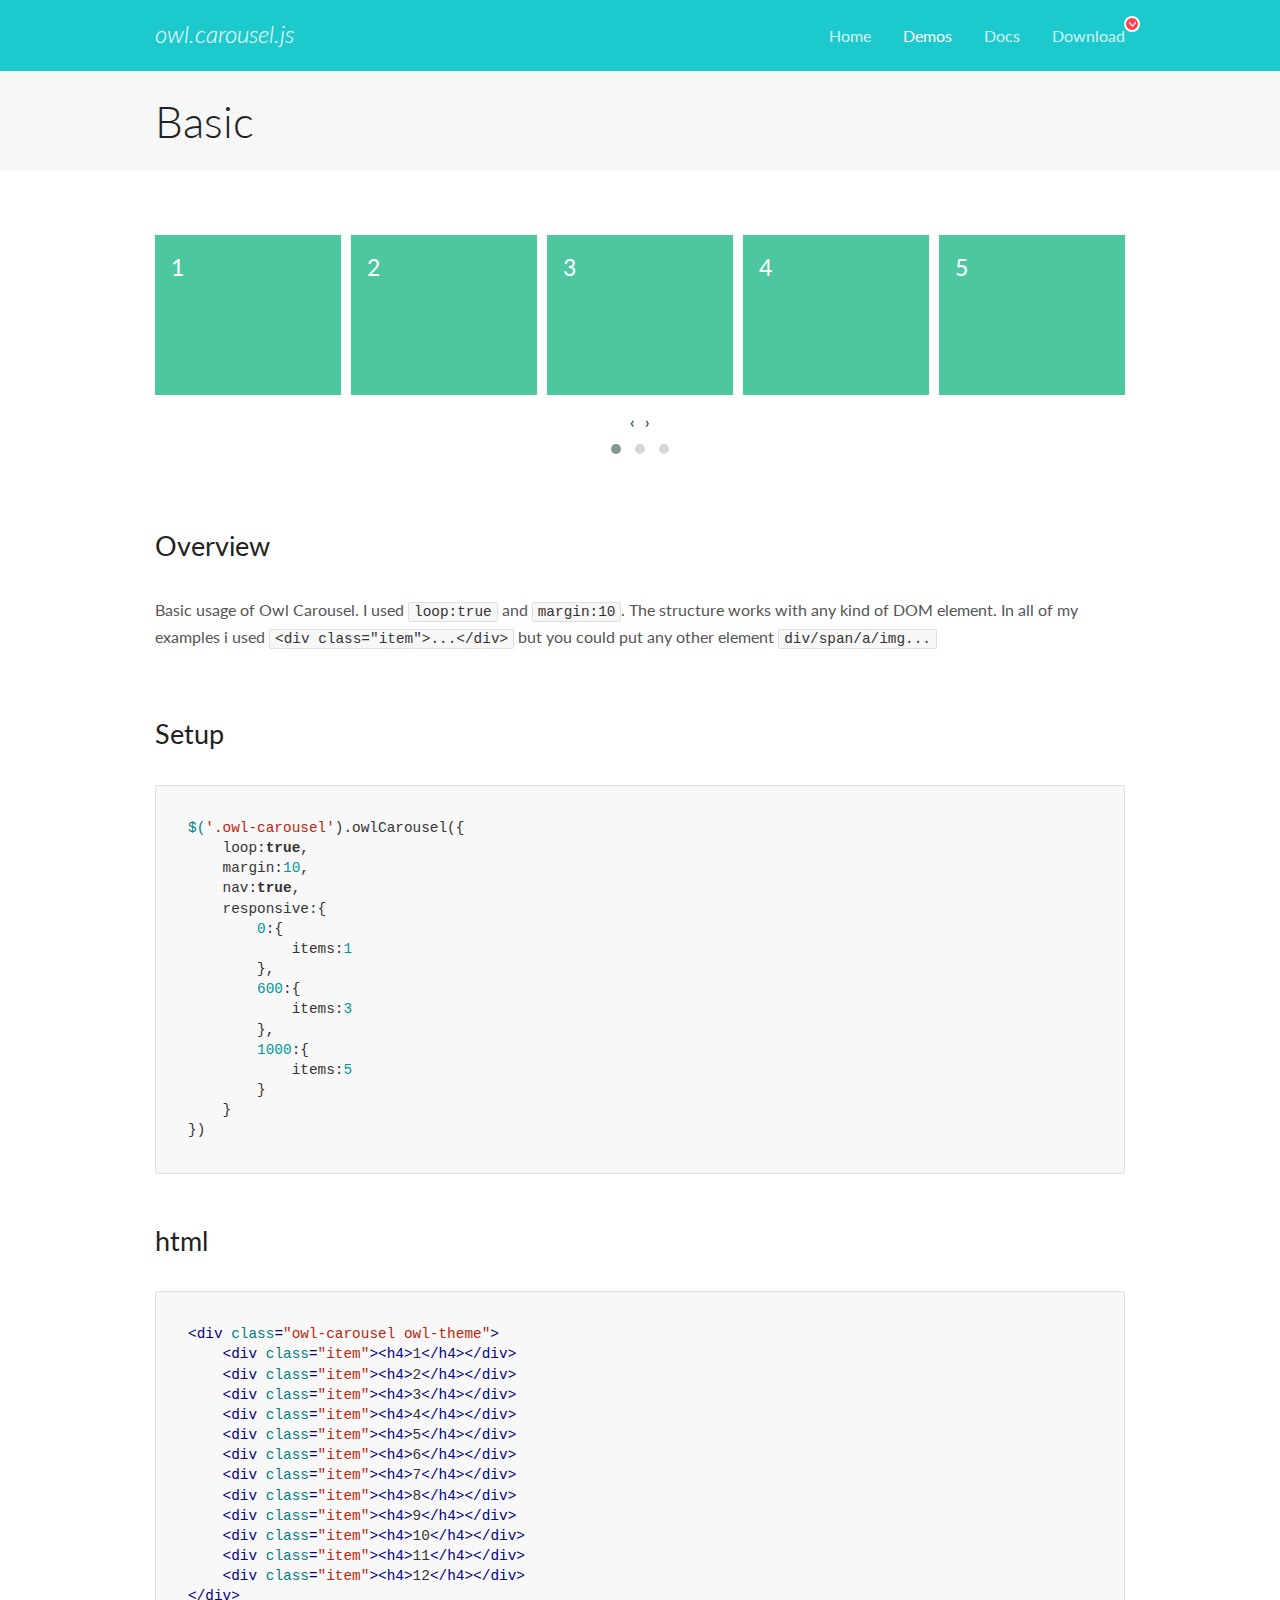
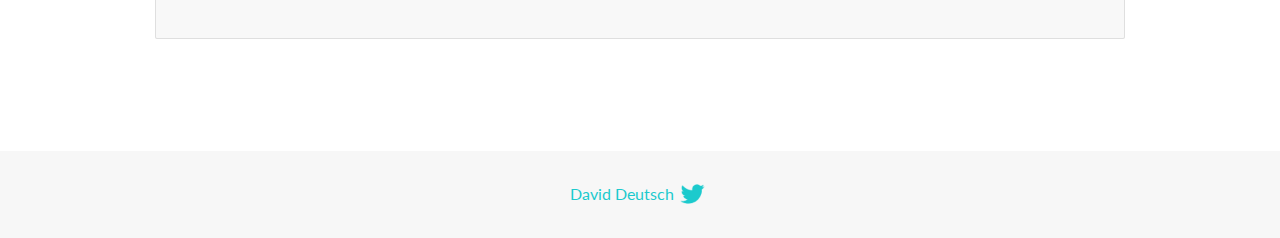
<file: OwlCarousel2-2.3.4/docs/demos/basic.html>
<!DOCTYPE html>
<html lang="en">
  <head>

    <!-- head -->
    <meta charset="utf-8">
    <meta name="msapplication-tap-highlight" content="no" />
    <meta name="viewport" content="width=device-width, initial-scale=1.0" />
    <meta name="description" content="Basic usage demo">
    <meta name="author" content="David Deutsch">
    <title>
      Basic Demo | Owl Carousel | 2.3.4
    </title>

    <!-- Stylesheets -->
    <link href='https://fonts.googleapis.com/css?family=Lato:300,400,700,400italic,300italic' rel='stylesheet' type='text/css'>
    <link rel="stylesheet" href="../assets/css/docs.theme.min.css">

    <!-- Owl Stylesheets -->
    <link rel="stylesheet" href="../assets/owlcarousel/assets/owl.carousel.min.css">
    <link rel="stylesheet" href="../assets/owlcarousel/assets/owl.theme.default.min.css">

    <!-- HTML5 shim and Respond.js IE8 support of HTML5 elements and media queries -->

    <!--[if lt IE 9]>
      <script src="https://oss.maxcdn.com/libs/html5shiv/3.7.0/html5shiv.js"></script>
      <script src="https://oss.maxcdn.com/libs/respond.js/1.3.0/respond.min.js"></script>
    <![endif]-->

    <!-- Favicons -->
    <link rel="apple-touch-icon-precomposed" sizes="144x144" href="../assets/ico/apple-touch-icon-144-precomposed.png">
    <link rel="shortcut icon" href="../assets/ico/favicon.png">
    <link rel="shortcut icon" href="favicon.ico">

    <!-- Yeah i know js should not be in header. Its required for demos.-->

    <!-- javascript -->
    <script src="../assets/vendors/jquery.min.js"></script>
    <script src="../assets/owlcarousel/owl.carousel.js"></script>
  </head>
  <body>

    <!-- header -->
    <header class="header">
      <div class="row">
        <div class="large-12 columns">
          <div class="brand left">
            <h3>
              <a href="/OwlCarousel2/">owl.carousel.js</a> 
            </h3>
          </div>
          <a id="toggle-nav" class="right">
            <span></span> <span></span> <span></span> 
          </a> 
          <div class="nav-bar">
            <ul class="clearfix">
              <li> <a href="/OwlCarousel2/index.html">Home</a>  </li>
              <li class="active">
                <a href="/OwlCarousel2/demos/demos.html">Demos</a> 
              </li>
              <li> <a href="/OwlCarousel2/docs/started-welcome.html">Docs</a>  </li>
              <li>
                <a href="https://github.com/OwlCarousel2/OwlCarousel2/archive/2.3.4.zip">Download</a> 
                <span class="download"></span> 
              </li>
            </ul>
          </div>
        </div>
      </div>
    </header>

    <!-- title -->
    <section class="title">
      <div class="row">
        <div class="large-12 columns">
          <h1>Basic</h1>
        </div>
      </div>
    </section>

    <!--  Demos -->
    <section id="demos">
      <div class="row">
        <div class="large-12 columns">
          <div class="owl-carousel owl-theme">
            <div class="item">
              <h4>1</h4>
            </div>
            <div class="item">
              <h4>2</h4>
            </div>
            <div class="item">
              <h4>3</h4>
            </div>
            <div class="item">
              <h4>4</h4>
            </div>
            <div class="item">
              <h4>5</h4>
            </div>
            <div class="item">
              <h4>6</h4>
            </div>
            <div class="item">
              <h4>7</h4>
            </div>
            <div class="item">
              <h4>8</h4>
            </div>
            <div class="item">
              <h4>9</h4>
            </div>
            <div class="item">
              <h4>10</h4>
            </div>
            <div class="item">
              <h4>11</h4>
            </div>
            <div class="item">
              <h4>12</h4>
            </div>
          </div>
          <h3 id="overview">Overview</h3>
          <p>Basic usage of Owl Carousel. I used <code>loop:true</code> and <code>margin:10</code>. The structure works with any kind of DOM element. In all of my examples i used <code>&lt;div class=&quot;item&quot;&gt;...&lt;/div&gt;</code> but you could
            put any other element <code>div/span/a/img...</code></p>
          <h3 id="setup">Setup</h3>
          <pre><code>$(&#39;.owl-carousel&#39;).owlCarousel({
    loop:true,
    margin:10,
    nav:true,
    responsive:{
        0:{
            items:1
        },
        600:{
            items:3
        },
        1000:{
            items:5
        }
    }
})</code></pre>
          <h3 id="html">html</h3>
          <pre><code>&lt;div class=&quot;owl-carousel owl-theme&quot;&gt;
    &lt;div class=&quot;item&quot;&gt;&lt;h4&gt;1&lt;/h4&gt;&lt;/div&gt;
    &lt;div class=&quot;item&quot;&gt;&lt;h4&gt;2&lt;/h4&gt;&lt;/div&gt;
    &lt;div class=&quot;item&quot;&gt;&lt;h4&gt;3&lt;/h4&gt;&lt;/div&gt;
    &lt;div class=&quot;item&quot;&gt;&lt;h4&gt;4&lt;/h4&gt;&lt;/div&gt;
    &lt;div class=&quot;item&quot;&gt;&lt;h4&gt;5&lt;/h4&gt;&lt;/div&gt;
    &lt;div class=&quot;item&quot;&gt;&lt;h4&gt;6&lt;/h4&gt;&lt;/div&gt;
    &lt;div class=&quot;item&quot;&gt;&lt;h4&gt;7&lt;/h4&gt;&lt;/div&gt;
    &lt;div class=&quot;item&quot;&gt;&lt;h4&gt;8&lt;/h4&gt;&lt;/div&gt;
    &lt;div class=&quot;item&quot;&gt;&lt;h4&gt;9&lt;/h4&gt;&lt;/div&gt;
    &lt;div class=&quot;item&quot;&gt;&lt;h4&gt;10&lt;/h4&gt;&lt;/div&gt;
    &lt;div class=&quot;item&quot;&gt;&lt;h4&gt;11&lt;/h4&gt;&lt;/div&gt;
    &lt;div class=&quot;item&quot;&gt;&lt;h4&gt;12&lt;/h4&gt;&lt;/div&gt;
&lt;/div&gt;</code></pre>
          <script>
            $(document).ready(function() {
              var owl = $('.owl-carousel');
              owl.owlCarousel({
                margin: 10,
                nav: true,
                loop: true,
                responsive: {
                  0: {
                    items: 1
                  },
                  600: {
                    items: 3
                  },
                  1000: {
                    items: 5
                  }
                }
              })
            })
          </script>
        </div>
      </div>
    </section>

    <!-- footer -->
    <footer class="footer">
      <div class="row">
        <div class="large-12 columns">
          <h5>
            <a href="/OwlCarousel2/docs/support-contact.html">David Deutsch</a> 
            <a id="custom-tweet-button" href="https://twitter.com/share?url=https://github.com/OwlCarousel2/OwlCarousel2&text=Owl Carousel - This is so awesome! " target="_blank"></a> 
          </h5>
        </div>
      </div>
    </footer>

    <!-- vendors -->
    <script src="../assets/vendors/highlight.js"></script>
    <script src="../assets/js/app.js"></script>
  </body>
</html>
</file>
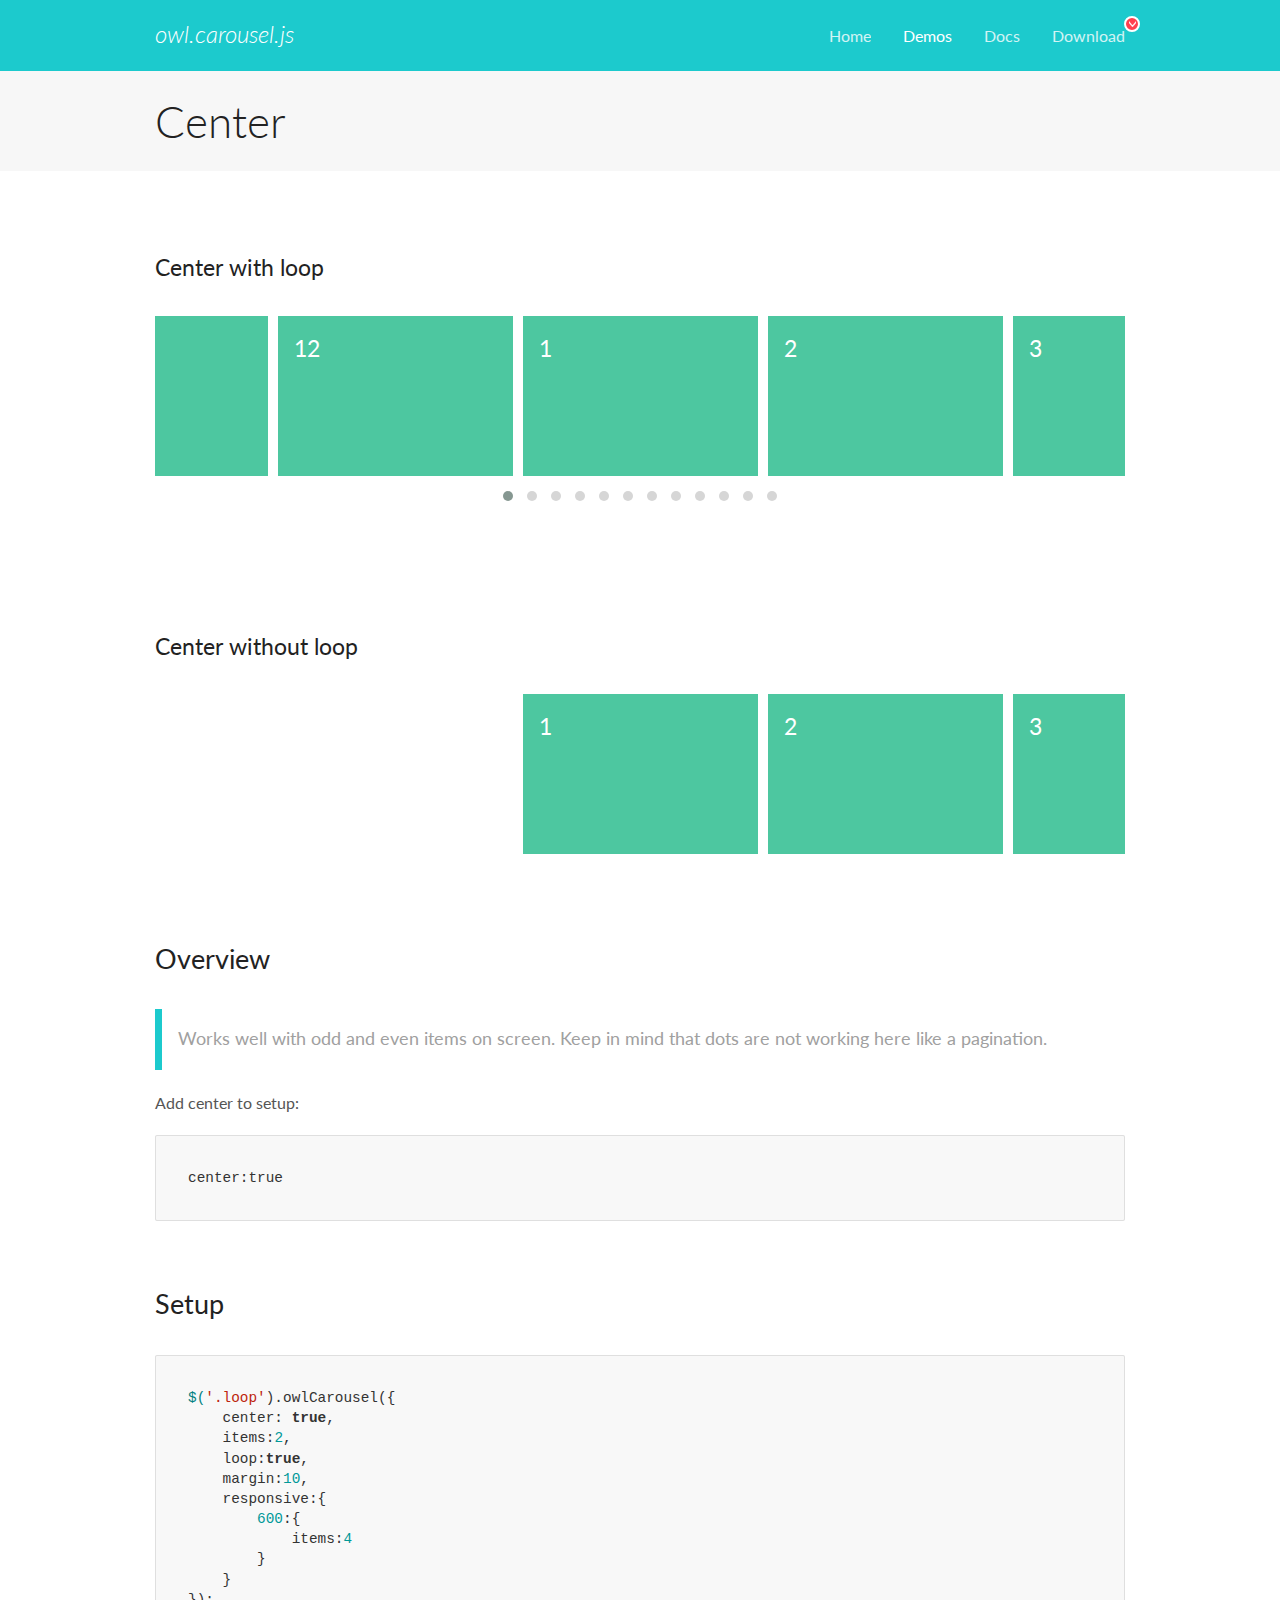
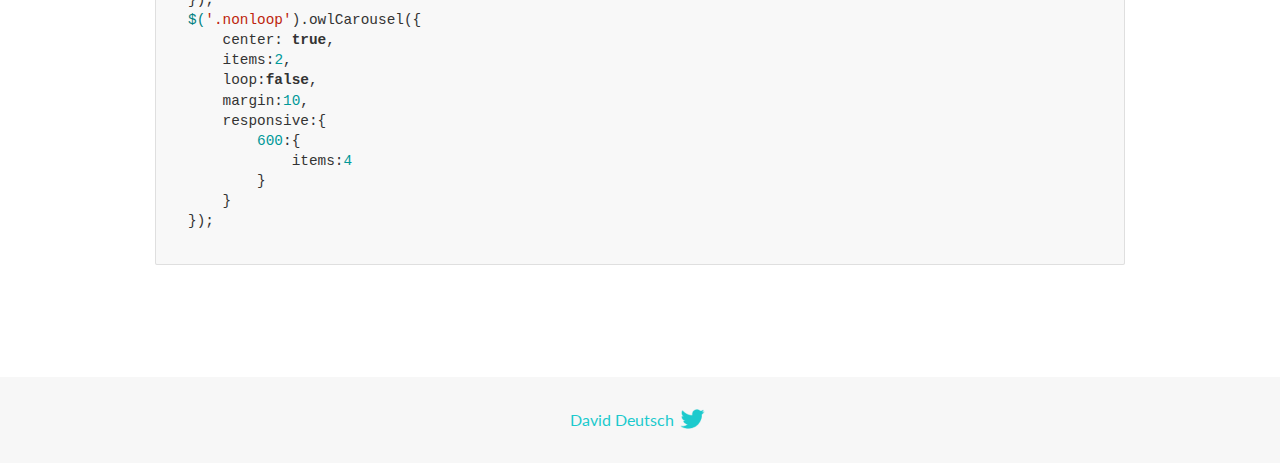
<file: OwlCarousel2-2.3.4/docs/demos/center.html>
<!DOCTYPE html>
<html lang="en">
  <head>

    <!-- head -->
    <meta charset="utf-8">
    <meta name="msapplication-tap-highlight" content="no" />
    <meta name="viewport" content="width=device-width, initial-scale=1.0" />
    <meta name="description" content="Center carousel">
    <meta name="author" content="David Deutsch">
    <title>
      Center Demo | Owl Carousel | 2.3.4
    </title>

    <!-- Stylesheets -->
    <link href='https://fonts.googleapis.com/css?family=Lato:300,400,700,400italic,300italic' rel='stylesheet' type='text/css'>
    <link rel="stylesheet" href="../assets/css/docs.theme.min.css">

    <!-- Owl Stylesheets -->
    <link rel="stylesheet" href="../assets/owlcarousel/assets/owl.carousel.min.css">
    <link rel="stylesheet" href="../assets/owlcarousel/assets/owl.theme.default.min.css">

    <!-- HTML5 shim and Respond.js IE8 support of HTML5 elements and media queries -->

    <!--[if lt IE 9]>
      <script src="https://oss.maxcdn.com/libs/html5shiv/3.7.0/html5shiv.js"></script>
      <script src="https://oss.maxcdn.com/libs/respond.js/1.3.0/respond.min.js"></script>
    <![endif]-->

    <!-- Favicons -->
    <link rel="apple-touch-icon-precomposed" sizes="144x144" href="../assets/ico/apple-touch-icon-144-precomposed.png">
    <link rel="shortcut icon" href="../assets/ico/favicon.png">
    <link rel="shortcut icon" href="favicon.ico">

    <!-- Yeah i know js should not be in header. Its required for demos.-->

    <!-- javascript -->
    <script src="../assets/vendors/jquery.min.js"></script>
    <script src="../assets/owlcarousel/owl.carousel.js"></script>
  </head>
  <body>

    <!-- header -->
    <header class="header">
      <div class="row">
        <div class="large-12 columns">
          <div class="brand left">
            <h3>
              <a href="/OwlCarousel2/">owl.carousel.js</a> 
            </h3>
          </div>
          <a id="toggle-nav" class="right">
            <span></span> <span></span> <span></span> 
          </a> 
          <div class="nav-bar">
            <ul class="clearfix">
              <li> <a href="/OwlCarousel2/index.html">Home</a>  </li>
              <li class="active">
                <a href="/OwlCarousel2/demos/demos.html">Demos</a> 
              </li>
              <li> <a href="/OwlCarousel2/docs/started-welcome.html">Docs</a>  </li>
              <li>
                <a href="https://github.com/OwlCarousel2/OwlCarousel2/archive/2.3.4.zip">Download</a> 
                <span class="download"></span> 
              </li>
            </ul>
          </div>
        </div>
      </div>
    </header>

    <!-- title -->
    <section class="title">
      <div class="row">
        <div class="large-12 columns">
          <h1>Center</h1>
        </div>
      </div>
    </section>

    <!--  Demos -->
    <section id="demos">
      <div class="row">
        <div class="large-12 columns">
          <h4 id="center-with-loop">Center with loop</h4>
          <div class="loop owl-carousel owl-theme">
            <div class="item">
              <h4>1</h4>
            </div>
            <div class="item">
              <h4>2</h4>
            </div>
            <div class="item">
              <h4>3</h4>
            </div>
            <div class="item">
              <h4>4</h4>
            </div>
            <div class="item">
              <h4>5</h4>
            </div>
            <div class="item">
              <h4>6</h4>
            </div>
            <div class="item">
              <h4>7</h4>
            </div>
            <div class="item">
              <h4>8</h4>
            </div>
            <div class="item">
              <h4>9</h4>
            </div>
            <div class="item">
              <h4>10</h4>
            </div>
            <div class="item">
              <h4>11</h4>
            </div>
            <div class="item">
              <h4>12</h4>
            </div>
          </div>
          <br>
          <h4 id="center-without-loop">Center without loop</h4>
          <div class="nonloop owl-carousel">
            <div class="item">
              <h4>1</h4>
            </div>
            <div class="item">
              <h4>2</h4>
            </div>
            <div class="item">
              <h4>3</h4>
            </div>
            <div class="item">
              <h4>4</h4>
            </div>
            <div class="item">
              <h4>5</h4>
            </div>
            <div class="item">
              <h4>6</h4>
            </div>
            <div class="item">
              <h4>7</h4>
            </div>
            <div class="item">
              <h4>8</h4>
            </div>
            <div class="item">
              <h4>9</h4>
            </div>
            <div class="item">
              <h4>10</h4>
            </div>
            <div class="item">
              <h4>11</h4>
            </div>
            <div class="item">
              <h4>12</h4>
            </div>
          </div>
          <h3 id="overview">Overview</h3>
          <blockquote>
            <p>Works well with odd and even items on screen. Keep in mind that dots are not working here like a pagination.</p>
          </blockquote>
          <p>Add center to setup:</p>
          <pre><code>center:true</code></pre>
          <h3 id="setup">Setup</h3>
          <pre><code>$(&#39;.loop&#39;).owlCarousel({
    center: true,
    items:2,
    loop:true,
    margin:10,
    responsive:{
        600:{
            items:4
        }
    }
});
$(&#39;.nonloop&#39;).owlCarousel({
    center: true,
    items:2,
    loop:false,
    margin:10,
    responsive:{
        600:{
            items:4
        }
    }
});</code></pre>
          <script>
            jQuery(document).ready(function($) {
              $('.loop').owlCarousel({
                center: true,
                items: 2,
                loop: true,
                margin: 10,
                responsive: {
                  600: {
                    items: 4
                  }
                }
              });
              $('.nonloop').owlCarousel({
                center: true,
                items: 2,
                loop: false,
                margin: 10,
                responsive: {
                  600: {
                    items: 4
                  }
                }
              });
            });
          </script>
        </div>
      </div>
    </section>

    <!-- footer -->
    <footer class="footer">
      <div class="row">
        <div class="large-12 columns">
          <h5>
            <a href="/OwlCarousel2/docs/support-contact.html">David Deutsch</a> 
            <a id="custom-tweet-button" href="https://twitter.com/share?url=https://github.com/OwlCarousel2/OwlCarousel2&text=Owl Carousel - This is so awesome! " target="_blank"></a> 
          </h5>
        </div>
      </div>
    </footer>

    <!-- vendors -->
    <script src="../assets/vendors/highlight.js"></script>
    <script src="../assets/js/app.js"></script>
  </body>
</html>
</file>
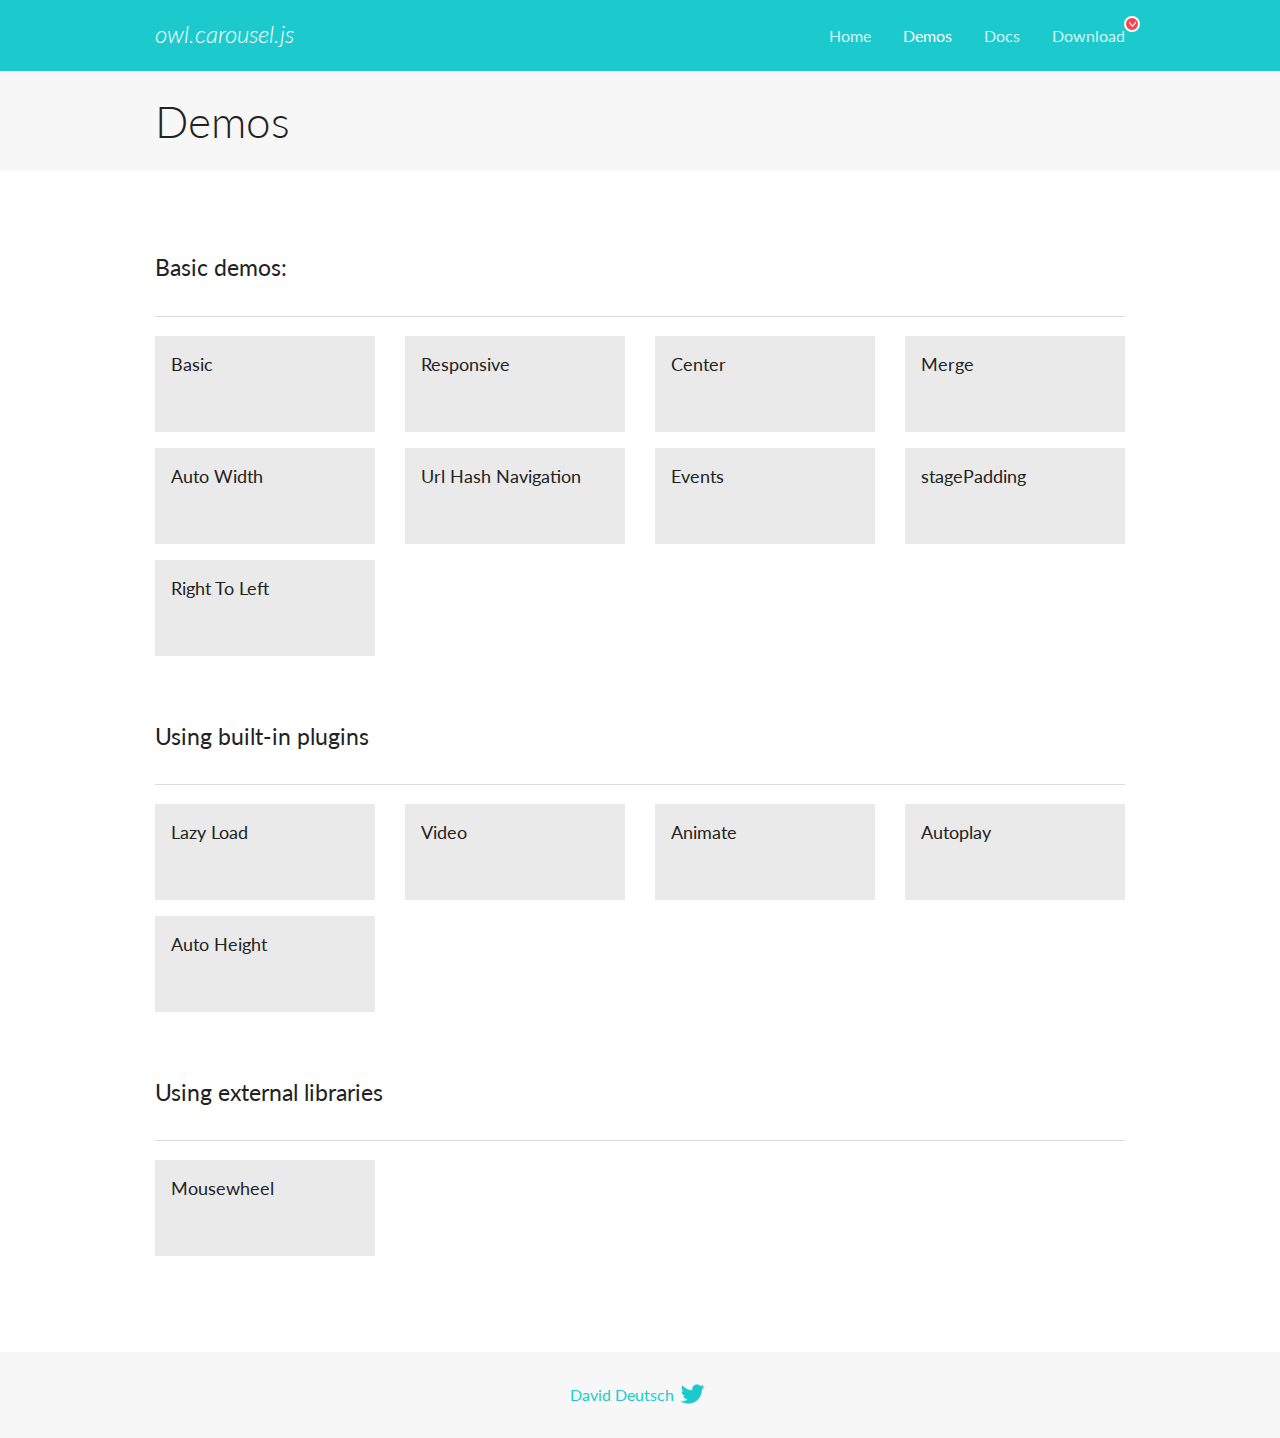
<file: OwlCarousel2-2.3.4/docs/demos/demos.html>
<!DOCTYPE html>
<html lang="en">
  <head>

    <!-- head -->
    <meta charset="utf-8">
    <meta name="msapplication-tap-highlight" content="no" />
    <meta name="viewport" content="width=device-width, initial-scale=1.0" />
    <meta name="description" content="A list of Owl Carousel examples.">
    <meta name="author" content="David Deutsch">
    <title>
      Demos | Owl Carousel | 2.3.4
    </title>

    <!-- Stylesheets -->
    <link href='https://fonts.googleapis.com/css?family=Lato:300,400,700,400italic,300italic' rel='stylesheet' type='text/css'>
    <link rel="stylesheet" href="../assets/css/docs.theme.min.css">

    <!-- Owl Stylesheets -->
    <link rel="stylesheet" href="../assets/owlcarousel/assets/owl.carousel.min.css">
    <link rel="stylesheet" href="../assets/owlcarousel/assets/owl.theme.default.min.css">

    <!-- HTML5 shim and Respond.js IE8 support of HTML5 elements and media queries -->

    <!--[if lt IE 9]>
      <script src="https://oss.maxcdn.com/libs/html5shiv/3.7.0/html5shiv.js"></script>
      <script src="https://oss.maxcdn.com/libs/respond.js/1.3.0/respond.min.js"></script>
    <![endif]-->

    <!-- Favicons -->
    <link rel="apple-touch-icon-precomposed" sizes="144x144" href="../assets/ico/apple-touch-icon-144-precomposed.png">
    <link rel="shortcut icon" href="../assets/ico/favicon.png">
    <link rel="shortcut icon" href="favicon.ico">

    <!-- Yeah i know js should not be in header. Its required for demos.-->

    <!-- javascript -->
    <script src="../assets/vendors/jquery.min.js"></script>
    <script src="../assets/owlcarousel/owl.carousel.js"></script>
  </head>
  <body>

    <!-- header -->
    <header class="header">
      <div class="row">
        <div class="large-12 columns">
          <div class="brand left">
            <h3>
              <a href="/OwlCarousel2/">owl.carousel.js</a> 
            </h3>
          </div>
          <a id="toggle-nav" class="right">
            <span></span> <span></span> <span></span> 
          </a> 
          <div class="nav-bar">
            <ul class="clearfix">
              <li> <a href="/OwlCarousel2/index.html">Home</a>  </li>
              <li class="active">
                <a href="/OwlCarousel2/demos/demos.html">Demos</a> 
              </li>
              <li> <a href="/OwlCarousel2/docs/started-welcome.html">Docs</a>  </li>
              <li>
                <a href="https://github.com/OwlCarousel2/OwlCarousel2/archive/2.3.4.zip">Download</a> 
                <span class="download"></span> 
              </li>
            </ul>
          </div>
        </div>
      </div>
    </header>

    <!-- title -->
    <section class="title">
      <div class="row">
        <div class="large-12 columns">
          <h1>Demos</h1>
        </div>
      </div>
    </section>

    <!--  Demos -->
    <section id="demos">
      <div class="row">
        <div class="large-12 columns">
          <h4 id="basic-demos-">Basic demos:</h4>
          <hr>
          <div class="demo-list">
            <div class="row">
              <div class="small-6 medium-4 large-3 columns">
                <a href="basic.html" class="demo-block">
                  <h5>Basic </h5>
                </a> 
              </div>
              <div class="small-6 medium-4 large-3 columns">
                <a href="responsive.html" class="demo-block">
                  <h5>Responsive </h5>
                </a> 
              </div>
              <div class="small-6 medium-4 large-3 columns">
                <a href="center.html" class="demo-block">
                  <h5>Center </h5>
                </a> 
              </div>
              <div class="small-6 medium-4 large-3 columns">
                <a href="merge.html" class="demo-block">
                  <h5>Merge </h5>
                </a> 
              </div>
              <div class="small-6 medium-4 large-3 columns">
                <a href="autowidth.html" class="demo-block">
                  <h5>Auto Width </h5>
                </a> 
              </div>
              <div class="small-6 medium-4 large-3 columns">
                <a href="urlhashnav.html" class="demo-block">
                  <h5>Url Hash Navigation </h5>
                </a> 
              </div>
              <div class="small-6 medium-4 large-3 columns">
                <a href="events.html" class="demo-block">
                  <h5>Events </h5>
                </a> 
              </div>
              <div class="small-6 medium-4 large-3 columns">
                <a href="stagepadding.html" class="demo-block">
                  <h5>stagePadding </h5>
                </a> 
              </div>
              <div class="small-6 medium-4 large-3 columns">
                <a href="rtl.html" class="demo-block">
                  <h5>Right To Left </h5>
                </a> 
              </div>
            </div>
          </div>
          <h4 id="using-built-in-plugins">Using built-in plugins</h4>
          <hr>
          <div class="demo-list">
            <div class="row">
              <div class="small-6 medium-4 large-3 columns">
                <a href="lazyLoad.html" class="demo-block">
                  <h5>Lazy Load </h5>
                </a> 
              </div>
              <div class="small-6 medium-4 large-3 columns">
                <a href="video.html" class="demo-block">
                  <h5>Video </h5>
                </a> 
              </div>
              <div class="small-6 medium-4 large-3 columns">
                <a href="animate.html" class="demo-block">
                  <h5>Animate </h5>
                </a> 
              </div>
              <div class="small-6 medium-4 large-3 columns">
                <a href="autoplay.html" class="demo-block">
                  <h5>Autoplay </h5>
                </a> 
              </div>
              <div class="small-6 medium-4 large-3 columns">
                <a href="autoheight.html" class="demo-block">
                  <h5>Auto Height </h5>
                </a> 
              </div>
            </div>
          </div>
          <h4 id="using-external-libraries">Using external libraries</h4>
          <hr>
          <div class="demo-list">
            <div class="row">
              <div class="small-6 medium-4 large-3 columns">
                <a href="mousewheel.html" class="demo-block">
                  <h5>Mousewheel </h5>
                </a> 
              </div>
            </div>
          </div>
        </div>
      </div>
    </section>

    <!-- footer -->
    <footer class="footer">
      <div class="row">
        <div class="large-12 columns">
          <h5>
            <a href="/OwlCarousel2/docs/support-contact.html">David Deutsch</a> 
            <a id="custom-tweet-button" href="https://twitter.com/share?url=https://github.com/OwlCarousel2/OwlCarousel2&text=Owl Carousel - This is so awesome! " target="_blank"></a> 
          </h5>
        </div>
      </div>
    </footer>

    <!-- vendors -->
    <script src="../assets/vendors/highlight.js"></script>
    <script src="../assets/js/app.js"></script>
  </body>
</html>
</file>
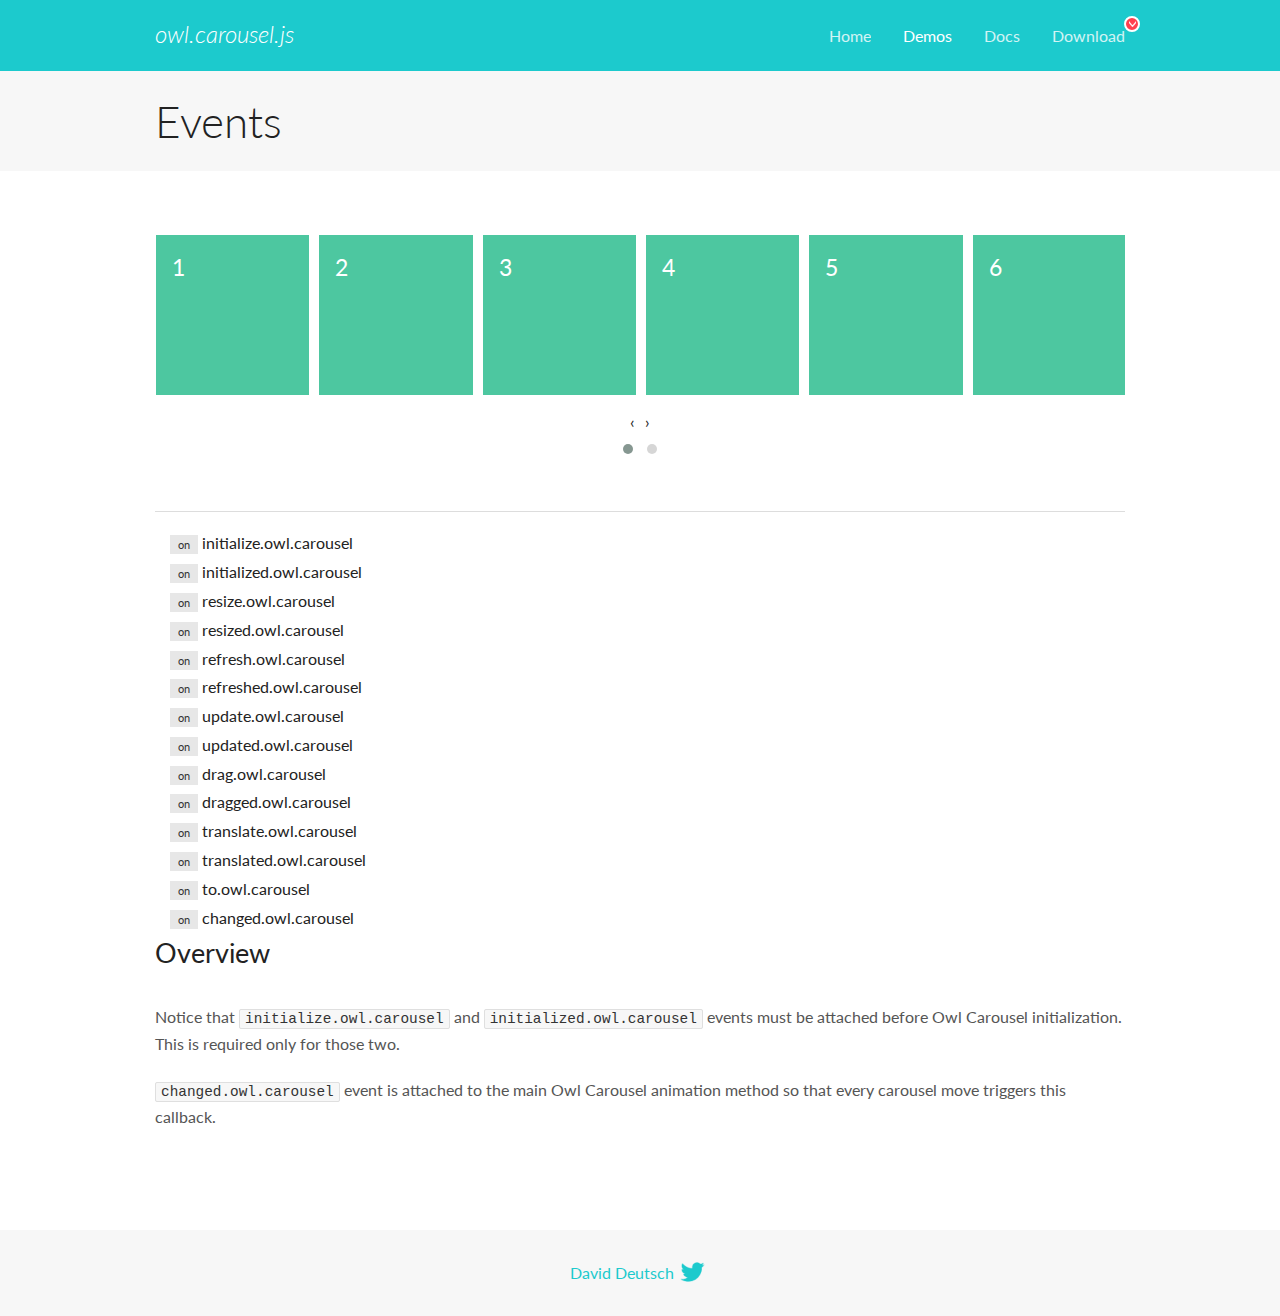
<file: OwlCarousel2-2.3.4/docs/demos/events.html>
<!DOCTYPE html>
<html lang="en">
  <head>

    <!-- head -->
    <meta charset="utf-8">
    <meta name="msapplication-tap-highlight" content="no" />
    <meta name="viewport" content="width=device-width, initial-scale=1.0" />
    <meta name="description" content="Events usage demo">
    <meta name="author" content="David Deutsch">
    <title>
      Events Demo | Owl Carousel | 2.3.4
    </title>

    <!-- Stylesheets -->
    <link href='https://fonts.googleapis.com/css?family=Lato:300,400,700,400italic,300italic' rel='stylesheet' type='text/css'>
    <link rel="stylesheet" href="../assets/css/docs.theme.min.css">

    <!-- Owl Stylesheets -->
    <link rel="stylesheet" href="../assets/owlcarousel/assets/owl.carousel.min.css">
    <link rel="stylesheet" href="../assets/owlcarousel/assets/owl.theme.default.min.css">

    <!-- HTML5 shim and Respond.js IE8 support of HTML5 elements and media queries -->

    <!--[if lt IE 9]>
      <script src="https://oss.maxcdn.com/libs/html5shiv/3.7.0/html5shiv.js"></script>
      <script src="https://oss.maxcdn.com/libs/respond.js/1.3.0/respond.min.js"></script>
    <![endif]-->

    <!-- Favicons -->
    <link rel="apple-touch-icon-precomposed" sizes="144x144" href="../assets/ico/apple-touch-icon-144-precomposed.png">
    <link rel="shortcut icon" href="../assets/ico/favicon.png">
    <link rel="shortcut icon" href="favicon.ico">

    <!-- Yeah i know js should not be in header. Its required for demos.-->

    <!-- javascript -->
    <script src="../assets/vendors/jquery.min.js"></script>
    <script src="../assets/owlcarousel/owl.carousel.js"></script>
  </head>
  <body>

    <!-- header -->
    <header class="header">
      <div class="row">
        <div class="large-12 columns">
          <div class="brand left">
            <h3>
              <a href="/OwlCarousel2/">owl.carousel.js</a> 
            </h3>
          </div>
          <a id="toggle-nav" class="right">
            <span></span> <span></span> <span></span> 
          </a> 
          <div class="nav-bar">
            <ul class="clearfix">
              <li> <a href="/OwlCarousel2/index.html">Home</a>  </li>
              <li class="active">
                <a href="/OwlCarousel2/demos/demos.html">Demos</a> 
              </li>
              <li> <a href="/OwlCarousel2/docs/started-welcome.html">Docs</a>  </li>
              <li>
                <a href="https://github.com/OwlCarousel2/OwlCarousel2/archive/2.3.4.zip">Download</a> 
                <span class="download"></span> 
              </li>
            </ul>
          </div>
        </div>
      </div>
    </header>

    <!-- title -->
    <section class="title">
      <div class="row">
        <div class="large-12 columns">
          <h1>Events</h1>
        </div>
      </div>
    </section>

    <!--  Demos -->
    <section id="demos">
      <div class="row">
        <div class="large-12 columns">
          <div class="owl-carousel owl-theme">
            <div class="item">
              <h4>1</h4>
            </div>
            <div class="item">
              <h4>2</h4>
            </div>
            <div class="item">
              <h4>3</h4>
            </div>
            <div class="item">
              <h4>4</h4>
            </div>
            <div class="item">
              <h4>5</h4>
            </div>
            <div class="item">
              <h4>6</h4>
            </div>
            <div class="item">
              <h4>7</h4>
            </div>
            <div class="item">
              <h4>8</h4>
            </div>
            <div class="item">
              <h4>9</h4>
            </div>
            <div class="item">
              <h4>10</h4>
            </div>
            <div class="item">
              <h4>11</h4>
            </div>
            <div class="item">
              <h4>12</h4>
            </div>
          </div>
          <hr>
          <div class="large-12 columns callbacks">
            <div><span class="label secondary initialize">on</span>  initialize.owl.carousel </div>
            <div><span class="label secondary initialized">on</span>  initialized.owl.carousel </div>
            <div><span class="label secondary resize">on</span>  resize.owl.carousel </div>
            <div><span class="label secondary resized">on</span>  resized.owl.carousel </div>
            <div><span class="label secondary refresh">on</span>  refresh.owl.carousel </div>
            <div><span class="label secondary refreshed">on</span>  refreshed.owl.carousel </div>
            <div><span class="label secondary update">on</span>  update.owl.carousel </div>
            <div><span class="label secondary updated">on</span>  updated.owl.carousel </div>
            <div><span class="label secondary drag">on</span>  drag.owl.carousel </div>
            <div><span class="label secondary dragged">on</span>  dragged.owl.carousel </div>
            <div><span class="label secondary translate">on</span>  translate.owl.carousel </div>
            <div><span class="label secondary translated">on</span>  translated.owl.carousel </div>
            <div><span class="label secondary to">on</span>  to.owl.carousel </div>
            <div><span class="label secondary changed">on</span>  changed.owl.carousel </div>
          </div>
          <h3 id="overview">Overview</h3>
          <p>Notice that <code>initialize.owl.carousel</code> and <code>initialized.owl.carousel</code> events must be attached before Owl Carousel initialization. This is required only for those two.</p>
          <p><code>changed.owl.carousel</code> event is attached to the main Owl Carousel animation method so that every carousel move triggers this callback.</p>
          <script>
            jQuery(document).ready(function($) {
              var owl = $('.owl-carousel');
              owl.on('initialize.owl.carousel initialized.owl.carousel ' +
                'initialize.owl.carousel initialize.owl.carousel ' +
                'resize.owl.carousel resized.owl.carousel ' +
                'refresh.owl.carousel refreshed.owl.carousel ' +
                'update.owl.carousel updated.owl.carousel ' +
                'drag.owl.carousel dragged.owl.carousel ' +
                'translate.owl.carousel translated.owl.carousel ' +
                'to.owl.carousel changed.owl.carousel',
                function(e) {
                  $('.' + e.type)
                    .removeClass('secondary')
                    .addClass('success');
                  window.setTimeout(function() {
                    $('.' + e.type)
                      .removeClass('success')
                      .addClass('secondary');
                  }, 500);
                });
              owl.owlCarousel({
                loop: true,
                nav: true,
                lazyLoad: true,
                margin: 10,
                video: true,
                responsive: {
                  0: {
                    items: 1
                  },
                  600: {
                    items: 3
                  },
                  960: {
                    items: 5,
                  },
                  1200: {
                    items: 6
                  }
                }
              });
            });
          </script>
        </div>
      </div>
    </section>

    <!-- footer -->
    <footer class="footer">
      <div class="row">
        <div class="large-12 columns">
          <h5>
            <a href="/OwlCarousel2/docs/support-contact.html">David Deutsch</a> 
            <a id="custom-tweet-button" href="https://twitter.com/share?url=https://github.com/OwlCarousel2/OwlCarousel2&text=Owl Carousel - This is so awesome! " target="_blank"></a> 
          </h5>
        </div>
      </div>
    </footer>

    <!-- vendors -->
    <script src="../assets/vendors/highlight.js"></script>
    <script src="../assets/js/app.js"></script>
  </body>
</html>
</file>
<file: Trang Chủ/style.css>
* {
  margin: 0;
  padding: 0;
  box-sizing: border-box;
}

body {
  font-family: "Roboto", sans-serif;
}

.container {
  width: 1300px;
  margin: 0 auto;
}

header {
  background: #323232;
  padding: 6px 0;
}

.header-top {
  display: flex;
  justify-content: space-between;
  align-items: center;
}

.time {
  display: flex;
}

.time h5,
p {
  font-size: 14px;
  color: #fff;
}

.time h5 {
  margin-right: 7px;
  color: #aaa;
}

.time h4 {
  margin-left: 20px;
  margin-right: 5px;
  font-size: 14px;
  color: #aaa;
}

.btn-span {
  display: flex;
  color: #fff;
}

.line-top {
  width: 1px;
  height: 20px;
  background-color: #fff;
  margin: 0 10px;
}

.btn-span i {
  margin-right: 5px;
}

.btn-span a {
  text-decoration: none;
  color: #fff;
  font-size: 14px;
}

.btn-span a:hover {
  text-decoration: underline;
}

.banner-slider {
  position: relative;
  width: 100%;
}

.box-img img {
  width: 100%;
  height: 800px;
  object-fit: cover;
}

.rapper {
  animation: rapS 2s ease-in-out;
}

@keyframes rapS {
  0% {
    transform: translateX(-100%);
  } 
  100% {
    transform: translateX(0);
  }
}

.text-slider {
  position: absolute;
  top: 50%;
  transform: translateY(-50%);
}

.text-banner h2 {
  font-size: 55px;
  color: #fff;
  text-transform: uppercase;
  margin-bottom: 20px;
}

.text-banner p {
  font-size: 25px;
}

.header-nav {
  display: flex;
  justify-content: space-between;
  align-items: center;
  position: fixed;
  top: 60px;
  left: 0;
  right: 0;
  z-index: 999;
}

nav {
  animation: navs 0.7s ease-in-out;
}

nav ul {
  display: flex;
  list-style: none;
}

nav li {
  position: relative;
  padding: 20px 0;
}

nav a {
  position: relative;
  text-decoration: none;
  font-weight: 500;
  text-transform: uppercase;
  color: #fff;
  font-size: 15px;
  margin-left: 50px;
}

nav a::after {
  content: "";
  width: 100%;
  height: 3px;
  border-radius: 10px;
  background-color: #fff;
  position: absolute;
  bottom: -4px;
  left: 0;
  transform-origin: right;
  transform: scaleX(0);
  transition: transform 0.5s;
}

nav a:hover::after {
  transform-origin: left;
  transform: scaleX(1);
}

nav ul li > ul {
  position: absolute;
  background-color: #000;
  top: 60px;
  left: 25px;
  display: none;
  width: 200px;
}

nav ul li > ul li {
  padding: 15px 25px;
  transition: all 0.3s ease-in-out;
  border-bottom: 1px solid #aaa;
}

nav ul li > ul li:hover {
  background-color: #ffffff7b;
}

nav ul li > ul li a {
  display: inline-block;
  margin-left: 0;
  cursor: pointer;
  font-size: 14px;
}

nav ul li > ul li a::after {
  display: none;
}

nav ul li:hover .chil-nav {
  display: block;
}

h1 {
  font-size: 43px;
  color: #fff;
  animation: showbutton 1.5s ease-in-out;
}

.search-btn {
  position: relative;
  animation: aniButton 1.5s ease-in-out;
}

.search-btn input {
  outline: none;
  width: 230px;
  height: 33px;
  border-radius: 5px;
  border: 1px solid #ccc;
  padding-left: 5px;
}

.search-btn i {
  font-size: 18px;
  color: #fff;
}

.search-btn a {
  position: absolute;
  top: 50%;
  transform: translateY(-50%);
  right: 0;
  background-color: rgba(255, 42, 0, 0.755);
  padding: 7px 10px;
  border: none;
  border-radius: 0 5px 5px 0;
  cursor: pointer;
}

.search-btn a:hover {
  background-color: rgb(255, 42, 0);
}

@keyframes aniButton {
  0% {
    opacity: 0;
    -webkit-transform: translateX(2000px);
    -ms-transform: translateX(2000px);
    transform: translateX(2000px);
  }
  60% {
    opacity: 1;
    -webkit-transform: translateX(-30px);
    -ms-transform: translateX(-30px);
    transform: translateX(-30px);
  }
  80% {
    -webkit-transform: translateX(10px);
    -ms-transform: translateX(10px);
    transform: translateX(10px);
  }
  100% {
    -webkit-transform: translateX(0);
    -ms-transform: translateX(0);
    transform: translateX(0);
  }
}

@keyframes showbutton {
  0% {
    opacity: 0;
    -webkit-transform: translateX(-2000px);
    -ms-transform: translateX(-2000px);
    transform: translateX(-2000px);
  }

  60% {
    opacity: 1;
    -webkit-transform: translateX(30px);
    -ms-transform: translateX(30px);
    transform: translateX(30px);
  }
  80% {
    -webkit-transform: translateX(-10px);
    -ms-transform: translateX(-10px);
    transform: translateX(-10px);
  }
  100% {
    -webkit-transform: translateX(0);
    -ms-transform: translateX(0);
    transform: translateX(0);
  }
}

@keyframes navs {
  0% {
    opacity: 0;
    -webkit-transform: translateY(20px);
    -ms-transform: translateY(20px);
    transform: translateY(20px);
  }

  100% {
    opacity: 1;
    -webkit-transform: translateY(0);
    -ms-transform: translateY(0);
    transform: translateY(0);
  }
}

.nav-hea.sticky {
  background-color: #000;
  position: fixed;
  height: 65px;
  top: 0;
  left: 0;
  right: 0;
  z-index: 999;
  transition: all 0.5s ease-in-out;
}

.nav-hea.sticky .header-nav {
  top: 4px;
}

.flast {
  background: #000;
  display: inline-block;
  padding: 10px 20px;
  font-size: 16px;
  color: #fff;
  border-top: 3px solid #e94141;
}

.search-full {
  background: #000;
  padding: 15px;
}

.search-child {
  display: flex;
  justify-content: center;
  align-items: center;
}

#one {
  width: 25%;
  border: none;
  height: 40px;
  background: #eee;
  outline: none;
  display: inline-block;
}

.search-main {
  width: 50%;
  height: 40px;
  outline: none;
  border: none;
  background: #fff;
  padding-left: 10px;
  font-size: 15px;
}

.money-select {
  border: none;
  width: 15%;
}

#two {
  border: none;
  width: 20%;
  outline: none;
  height: 40px;
  background: #eee;
}

.search-main-btn {
  width: 120px;
  height: 40px;
  background-color: rgba(255, 21, 0, 0.669);
  color: #fff;
  font-size: 15px;
  cursor: pointer;
  border: none;
  transition: all 0.3s ease-in-out;
}

.search-main-btn:hover {
  background-color: rgba(255, 21, 0, 0.925);
}

.flast-center {
  position: absolute;
  width: 1300px;
  bottom: -30px;
}

main {
  margin-top: 60px;
}

.product-main {
  display: grid;
  grid-template-rows: repeat(2, 1fr);
  gap: 20px;
}

.product {
  display: grid;
  grid-template-columns: repeat(3, 1fr);
  gap: 25px;
}

.product-title {
  width: 100%;
  position: relative;
  height: 235px;
  overflow: hidden;
  border-radius: 7px;
}

.product-title img {
  width: 100%;
  height: 235px;
  object-fit: cover;
}

.product-text {
  position: absolute;
  padding: 35px 0 0 25px;
  left: 0;
  right: 0;
  /* bottom: -250px; */
  bottom: 0;
  background-color: #00000059;
  width: 100%;
  height: 235px;
  display: none;
  animation: hoverProduct 0.6s linear;
}

.product-title:hover .product-text {
  display: block;
}

@keyframes hoverProduct {
  0% {
    opacity: 0;
  }
  100% {
    opacity: 1;
  }
}

.product-text h2 {
  font-size: 40px;
  text-transform: uppercase;
  color: #fff;
}

.product-text h5 {
  font-size: 27px;
  text-transform: uppercase;
  margin-bottom: 40px;
  color: #fff;
}

.product-text a {
  text-decoration: none;
  color: #000;
  padding: 10px 20px;
  background-color: #fff;
  margin-top: 40px;
  border-radius: 5px;
  font-size: 18px;
  font-weight: 600;
  transition: all 0.3s ease-in-out;
}

.product-text a:hover {
  background-color: rgba(222, 14, 14, 0.914);
  color: #fff;
}

.sale-text {
  display: flex;
  justify-content: space-between;
  align-items: center;
  margin: 40px 0;
  text-transform: uppercase;
}

.sale-text h2 {
  font-size: 27px;
}

.sale-text h3 {
  color: #333;
  font-weight: 500;
}

.box-content-img {
  display: grid;
  grid-template-rows: repeat(2, 1fr);
  gap: 20px;
}

.img-title {
  display: grid;
  grid-template-columns: repeat(4, 1fr);
  gap: 20px;
}

.box-img-product {
  width: 100%;
  height: 100%;
}

.box-img-product img {
  width: 100%;
  height: 200px;
  object-fit: cover;
  border: 1px solid #ccc;
}

.send-product {
  position: relative;
}

.send-product:hover .send-money {
  display: block;
}

.send-money {
  position: absolute;
  height: 200px;
  top: 0;
  left: 0;
  right: 0;
  bottom: 0;
  background-color: #0000006e;
  display: none;
  animation: subS 0.7s ease-in-out;
}

.send-money a {
  position: absolute;
  top: 50%;
  left: 50%;
  transform: translate(-50%, -50%);
  text-decoration: none;
  padding: 10px 25px;
  border: 2px solid #fff;
  color: #fff;
  transition: all 0.3s ease-in-out;
}

.send-money a:hover {
  background-color: #ffffff89;
}

@keyframes subS {
  0% {
    opacity: 0;
  }
  100% {
    opacity: 1;
  }
}

.money-cart {
  margin-top: 15px;
  display: flex;
  justify-content: space-between;
  align-items: center;
}

.money-cart i {
  color: #000;
  font-size: 20px;
  padding: 10px;
  border-radius: 5px;
  border: 1px solid #aaa;
  transition: 0.3s ease-in-out;
}

.money-cart i:hover {
  color: #fff;
  background-color: #000;
  border: 1px solid #aaa;
}

.title-text {
  padding: 10px 0;
  margin-top: 10px;
  background-color: #fff;
}

.title-text p {
  color: #000;
  margin: 7px 0;
}

.title-text h4 {
  color: red;
  font-size: 20px;
}

.btn-title-text a {
  display: flex;
  justify-content: center;
  text-decoration: none;
  margin-top: 30px;
  padding: 13px 0;
  font-size: 20px;
  color: #fff;
  background-color: rgba(255, 21, 0, 0.543);
  border-radius: 5px;
  transition: all 0.3s ease-in-out;
}

.btn-title-text a:hover {
  background-color: rgba(255, 21, 0, 0.925);
}

.banner-end {
  margin-top: 40px;
  background: url("../img/a1.jpg!bwr800") no-repeat;
  background-position: center;
  background-size: cover;
  height: 400px;
  display: flex;
  justify-content: left;
  align-items: center;
}

.text-banner-end h2 {
  text-transform: uppercase;
  font-size: 30px;
}

.text-banner-end p {
  width: 720px;
  color: #000;
  margin-top: 15px;
  text-align: justify;
  font-size: 17px;
}

.text-banner-end .p-two {
  margin-bottom: 30px;
}

.text-banner-end a {
  text-decoration: none;
  color: #000;
  padding: 10px 20px;
  border-radius: 5px;
  background-color: #fff;
  font-weight: 600;
  transition: all 0.3s ease-in-out;
}

.text-banner-end a:hover {
  color: #fff;
  background-color: rgb(216, 29, 29);
}

.partner {
  background: url("../img/bannerfooter.jpg") no-repeat;
  background-size: cover;
  background-position: center;
  padding: 50px 0;
}

.partner-content {
  display: flex;
  justify-content: space-between;
  align-items: center;
}

.partner-content h2 {
  color: #fff;
  font-size: 35px;
  width: 450px;
  text-transform: uppercase;
  font-weight: 500;
}

.slider-logo {
  position: relative;
}

.slider-logo img {
  width: 140px;
  height: 120px;
}

.slider-logo .back {
  position: absolute;
  top: 50%;
  transform: translateY(-50%);
  background: transparent;
  font-size: 60px;
  border: none;
  color: #fff;
  cursor: pointer;
}

.slider-logo .next {
  position: absolute;
  top: 50%;
  right: 0;
  transform: translateY(-50%);
  background: transparent;
  font-size: 60px;
  border: none;
  color: #fff;
  cursor: pointer;
}

.news h2 {
  font-size: 27px;
  text-transform: uppercase;
  margin: 30px 0;
}

.news-title {
  display: grid;
  grid-template-columns: repeat(3, 1fr);
  gap: 20px;
}

.news-content {
  background-color: #d0d0d054;
  padding-bottom: 5px;
  box-shadow: 3px 3px 6px #ccc;
}

.news-content img {
  width: 100%;
  object-fit: cover;
}

.news-text {
  margin: 10px 15px 0 15px;
}

.news-text h3 {
  font-size: 20px;
}

.news-text p {
  color: #000;
  margin-top: 10px;
  margin-bottom: 20px;
  font-size: 16px;
  text-align: justify;
}

.news-content a {
  display: block;
  width: 100px;
  text-decoration: none;
  margin: 20px 0 10px 15px;
  color: #fff;
  padding: 10px 15px;
  border-radius: 5px;
  background-color: #333;
  transition: all 0.3s ease-in-out;
}

.news-content a:hover {
  background-color: rgba(226, 20, 20, 0.886);
}

footer {
  margin-top: 80px;
  background-color: #323232;
  height: 300px;
}

.delivery {
  background: url("../img/bannerfooter.jpg") no-repeat;
  background-size: cover;
  background-position: center;
  display: flex;
  justify-content: space-between;
  align-items: center;
  padding: 15px;
  position: relative;
  top: -40px;
}

.delivery-content {
  display: flex;
  align-items: center;
}

.delivery-content img {
  width: 44px;
  height: 44px;
}

.delivery-text {
  margin-left: 10px;
}

.delivery-text h3 {
  font-size: 16px;
  font-weight: bold;
  color: #fff;
}
</file>
